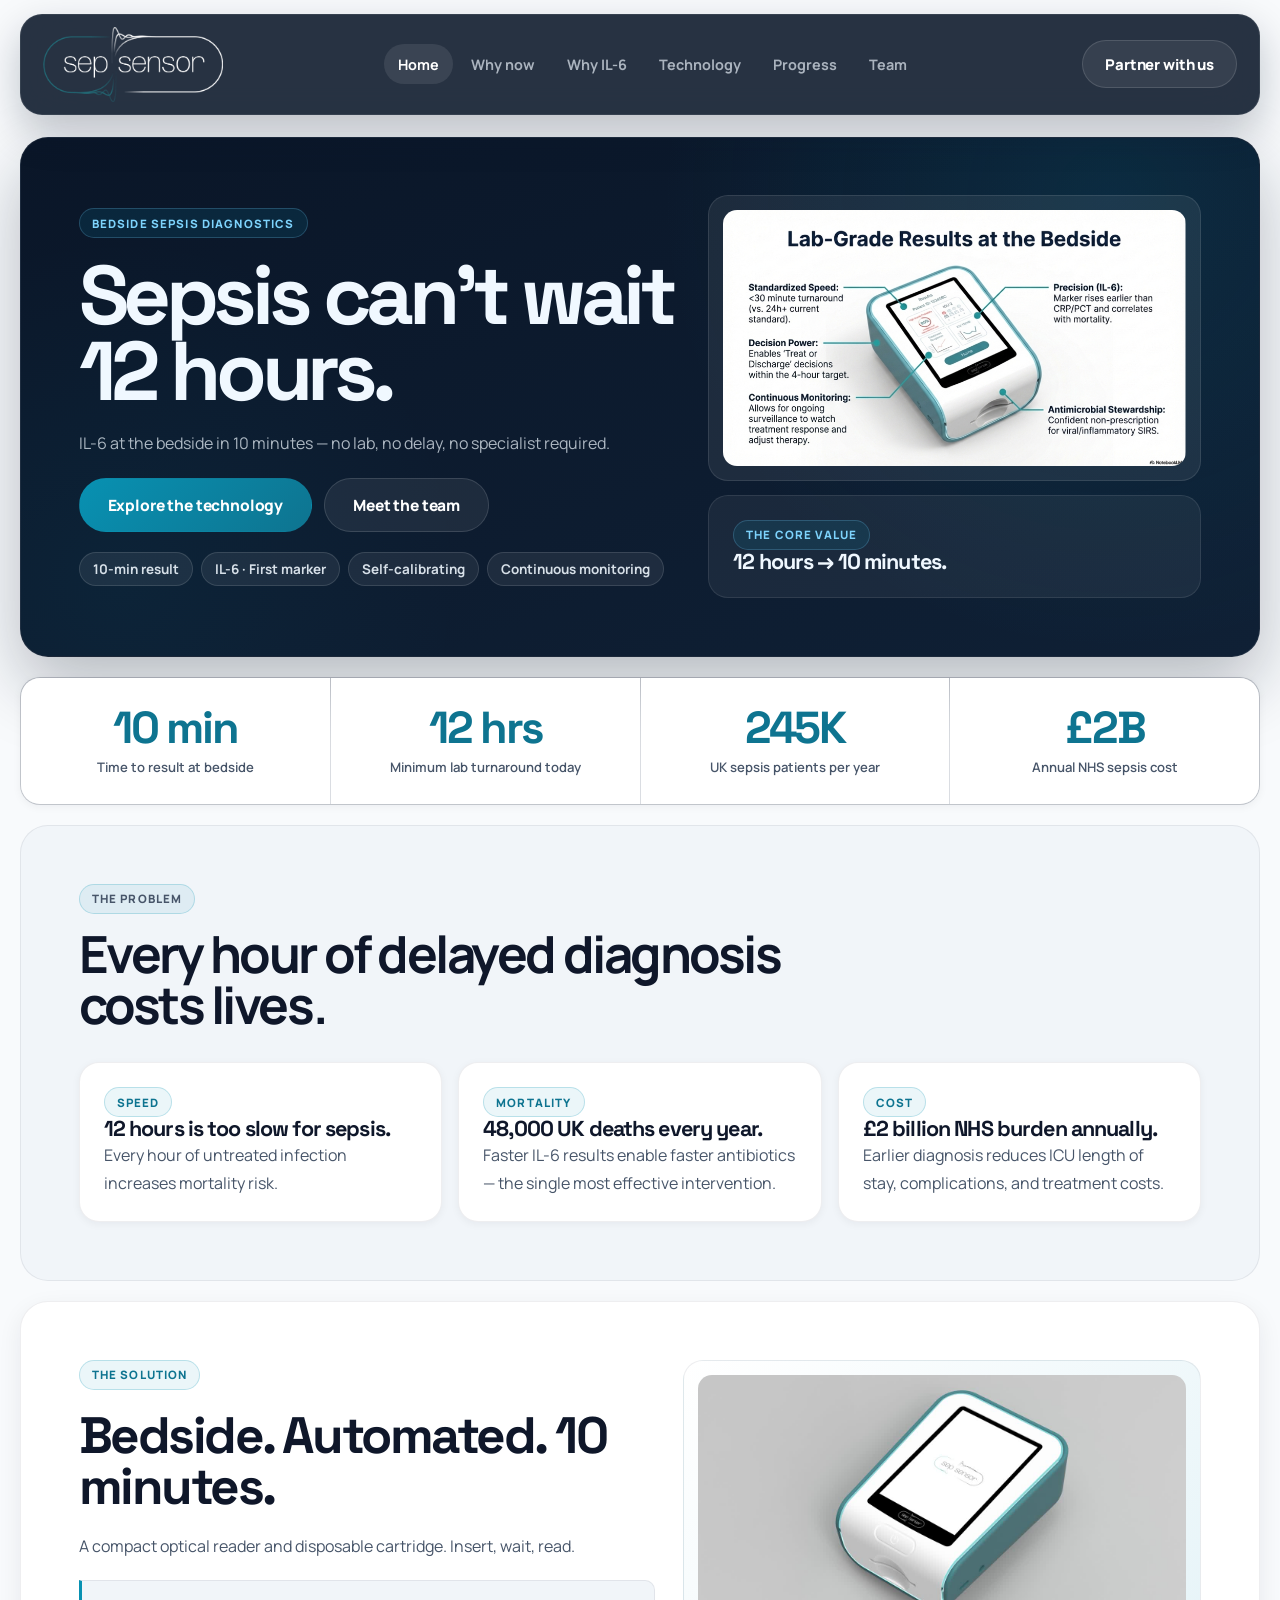
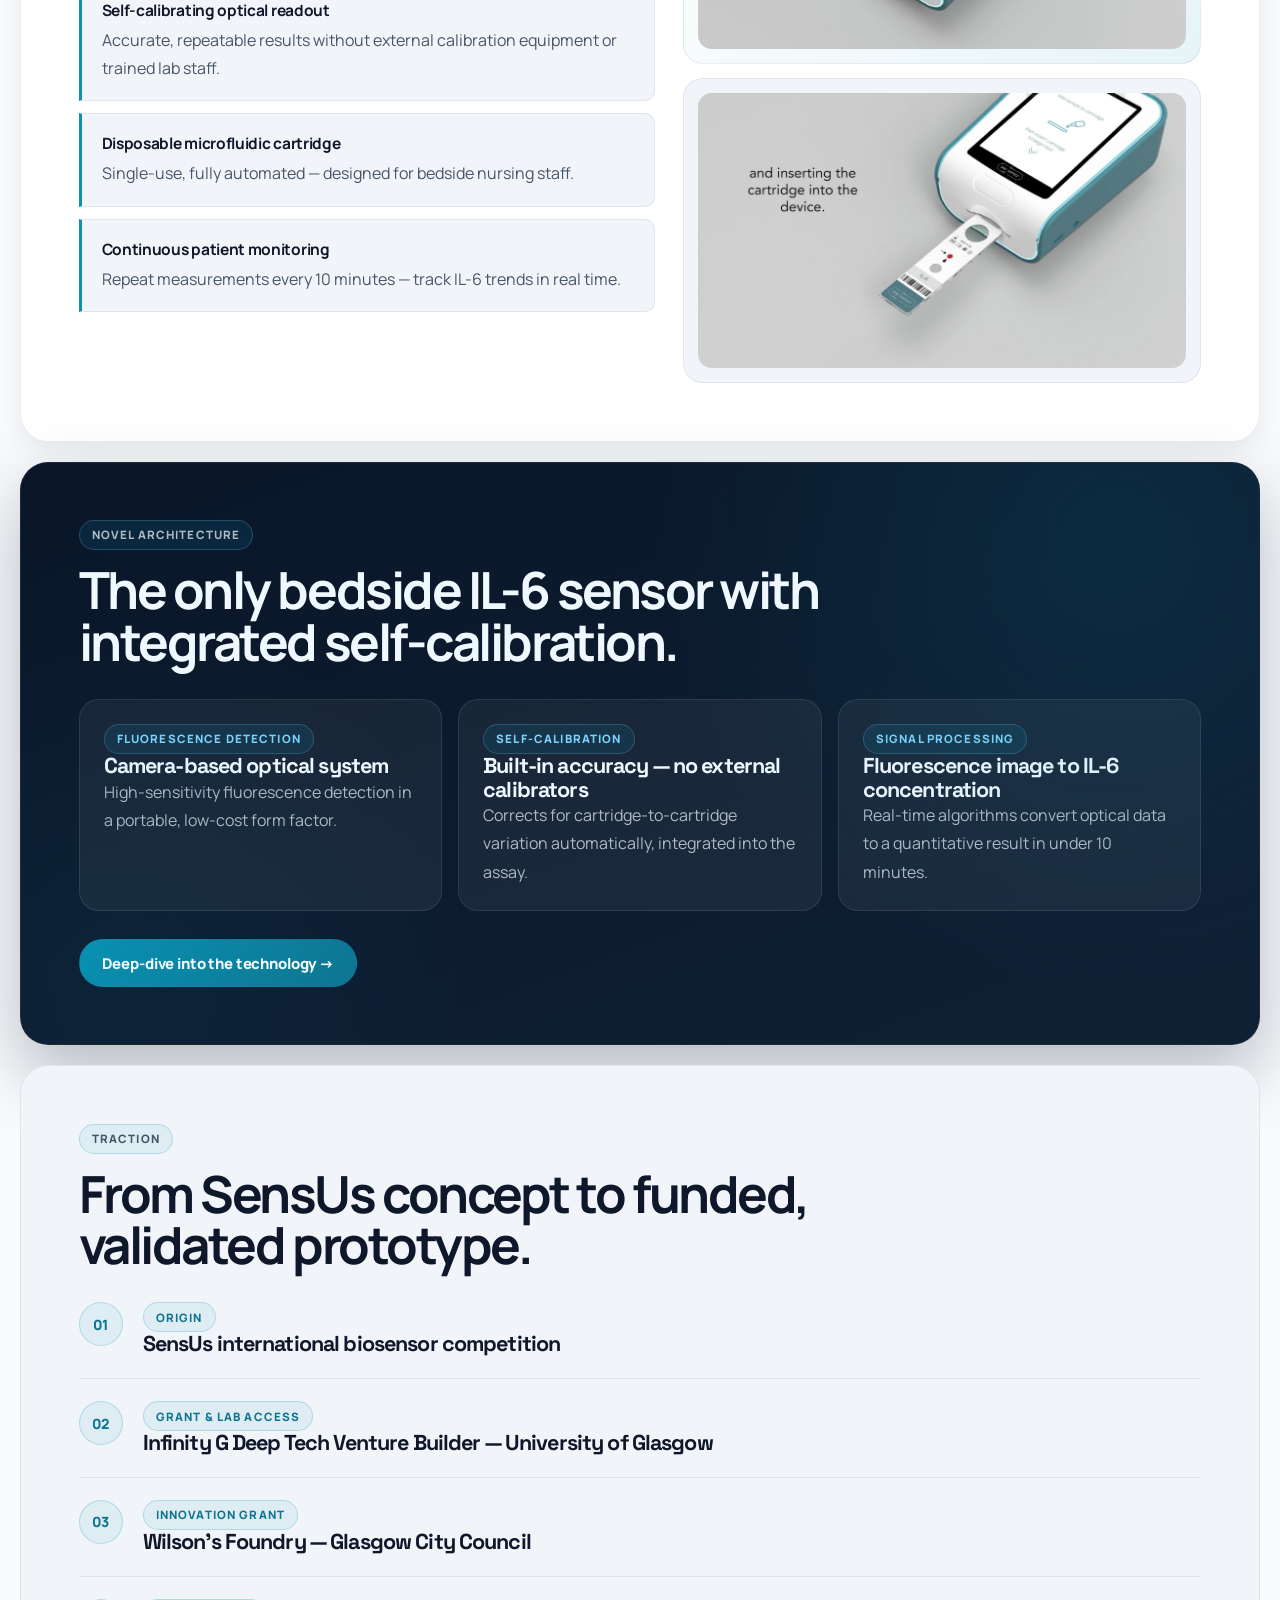
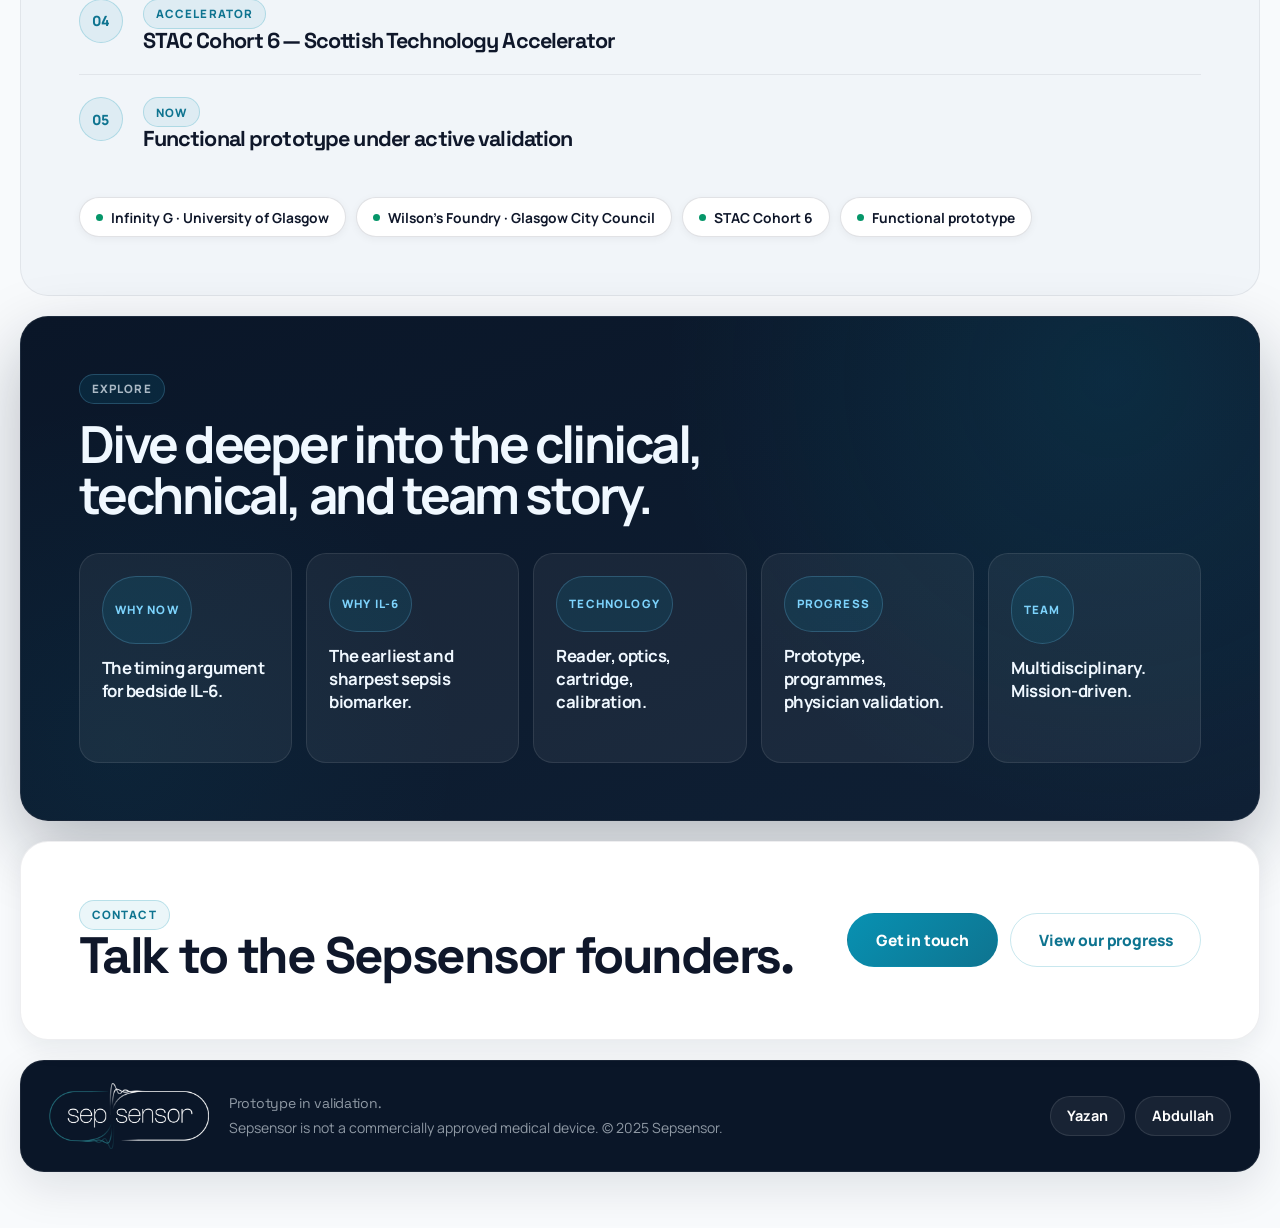
<file: index.html>
<!doctype html>
<html lang="en">
  <head>
    <meta charset="utf-8">
    <meta name="viewport" content="width=device-width, initial-scale=1">
    <title>Sepsensor | Bedside IL-6 Diagnostics in 10 Minutes</title>
    <meta name="description" content="Sepsensor is a self-calibrating bedside biosensor for rapid sepsis detection — measuring IL-6 in human plasma in 10 minutes at the point of care.">
    <meta property="og:title" content="Sepsensor — Bedside sepsis diagnostics">
    <meta property="og:description" content="From 12 hours in the lab to 10 minutes at the bedside.">
    <meta property="og:type" content="website">
    <meta property="og:image" content="assets/bedside-device.png">
    <link rel="icon" href="assets/logo-badge.svg">
    <link rel="preconnect" href="https://fonts.googleapis.com">
    <link rel="preconnect" href="https://fonts.gstatic.com" crossorigin>
    <link href="https://fonts.googleapis.com/css2?family=Manrope:wght@400;500;600;700;800&family=Space+Grotesk:wght@500;700&display=swap" rel="stylesheet">
    <link rel="stylesheet" href="styles.css">
    <script src="script.js" defer></script>
  </head>
  <body>
    <div class="page-shell">

      <header class="site-header">
        <a class="brand" href="index.html" aria-label="Sepsensor home">
          <img src="assets/logo.png" alt="Sepsensor logo">
        </a>
        <nav class="site-nav" aria-label="Primary">
          <a href="index.html">Home</a>
          <a href="why-now.html">Why now</a>
          <a href="il6.html">Why IL-6</a>
          <a href="technology.html">Technology</a>
          <a href="progress.html">Progress</a>
          <a href="team.html">Team</a>
        </nav>
        <a class="button button--ghost" href="mailto:yazanbaseem.001@gmail.com?cc=alfakhrey.abdullah@gmail.com&subject=Sepsensor%20partnership%20enquiry">
          Partner with us
        </a>
      </header>

      <main class="site-main">

        <!-- Hero -->
        <section class="section-frame section-frame--dark">
          <div class="masthead__grid">
            <div class="masthead__copy" data-reveal>
              <p class="eyebrow">Bedside sepsis diagnostics</p>
              <h1 class="display">Sepsis can't wait 12 hours.</h1>
              <p class="lede">IL-6 at the bedside in 10 minutes — no lab, no delay, no specialist required.</p>
              <div class="hero-actions">
                <a class="button button--lg" href="technology.html">Explore the technology</a>
                <a class="button button--ghost button--lg" href="team.html">Meet the team</a>
              </div>
              <div class="status-row">
                <span class="status-chip">10-min result</span>
                <span class="status-chip">IL-6 · First marker</span>
                <span class="status-chip">Self-calibrating</span>
                <span class="status-chip">Continuous monitoring</span>
              </div>
            </div>

            <div class="masthead__visual">
              <figure class="image-panel image-panel--bright" data-reveal style="--delay: 0.06s">
                <img src="assets/bedside-device.png" alt="Sepsensor prototype reader">
              </figure>
              <article class="panel panel--dark" data-reveal style="--delay: 0.11s">
                <span class="label">The core value</span>
                <h3>12 hours → 10 minutes.</h3>
              </article>
            </div>
          </div>
        </section>

        <!-- Stats bar -->
        <div class="stat-grid" data-reveal>
          <div class="stat-item">
            <span class="stat-number">10 min</span>
            <span class="stat-label">Time to result at bedside</span>
          </div>
          <div class="stat-item">
            <span class="stat-number">12 hrs</span>
            <span class="stat-label">Minimum lab turnaround today</span>
          </div>
          <div class="stat-item">
            <span class="stat-number">245K</span>
            <span class="stat-label">UK sepsis patients per year</span>
          </div>
          <div class="stat-item">
            <span class="stat-number">£2B</span>
            <span class="stat-label">Annual NHS sepsis cost</span>
          </div>
        </div>

        <!-- Problem -->
        <section class="section-frame section-frame--muted">
          <div class="section-head" data-reveal>
            <p class="eyebrow">The problem</p>
            <h2>Every hour of delayed diagnosis costs lives.</h2>
          </div>

          <div class="pillar-grid">
            <article class="panel" data-reveal>
              <span class="label">Speed</span>
              <h3>12 hours is too slow for sepsis.</h3>
              <p>Every hour of untreated infection increases mortality risk.</p>
            </article>

            <article class="panel" data-reveal style="--delay: 0.05s">
              <span class="label">Mortality</span>
              <h3>48,000 UK deaths every year.</h3>
              <p>Faster IL-6 results enable faster antibiotics — the single most effective intervention.</p>
            </article>

            <article class="panel" data-reveal style="--delay: 0.1s">
              <span class="label">Cost</span>
              <h3>£2 billion NHS burden annually.</h3>
              <p>Earlier diagnosis reduces ICU length of stay, complications, and treatment costs.</p>
            </article>
          </div>
        </section>

        <!-- Solution -->
        <section class="section-frame">
          <div class="split-layout">
            <div class="split-copy" data-reveal>
              <p class="eyebrow">The solution</p>
              <h2 class="section-title">Bedside. Automated. 10 minutes.</h2>
              <p class="body-copy">A compact optical reader and disposable cartridge. Insert, wait, read.</p>

              <div class="detail-list">
                <article class="detail-item">
                  <strong>Self-calibrating optical readout</strong>
                  <p>Accurate, repeatable results without external calibration equipment or trained lab staff.</p>
                </article>

                <article class="detail-item">
                  <strong>Disposable microfluidic cartridge</strong>
                  <p>Single-use, fully automated — designed for bedside nursing staff.</p>
                </article>

                <article class="detail-item">
                  <strong>Continuous patient monitoring</strong>
                  <p>Repeat measurements every 10 minutes — track IL-6 trends in real time.</p>
                </article>
              </div>
            </div>

            <div class="visual-stack">
              <figure class="image-panel image-panel--bright" data-reveal style="--delay: 0.06s">
                <img src="assets/device-render.jpg" alt="Sepsensor bedside reader device">
              </figure>
              <figure class="image-panel" data-reveal style="--delay: 0.11s">
                <img src="assets/cartridge-insert.png" alt="Disposable cartridge inserted into reader">
              </figure>
            </div>
          </div>
        </section>

        <!-- Technology teaser -->
        <section class="section-frame section-frame--dark">
          <div class="section-head" data-reveal>
            <p class="eyebrow">Novel architecture</p>
            <h2>The only bedside IL-6 sensor with integrated self-calibration.</h2>
          </div>

          <div class="pillar-grid">
            <article class="panel panel--dark" data-reveal>
              <span class="label">Fluorescence detection</span>
              <h3>Camera-based optical system</h3>
              <p>High-sensitivity fluorescence detection in a portable, low-cost form factor.</p>
            </article>

            <article class="panel panel--dark" data-reveal style="--delay: 0.05s">
              <span class="label">Self-calibration</span>
              <h3>Built-in accuracy — no external calibrators</h3>
              <p>Corrects for cartridge-to-cartridge variation automatically, integrated into the assay.</p>
            </article>

            <article class="panel panel--dark" data-reveal style="--delay: 0.1s">
              <span class="label">Signal processing</span>
              <h3>Fluorescence image to IL-6 concentration</h3>
              <p>Real-time algorithms convert optical data to a quantitative result in under 10 minutes.</p>
            </article>
          </div>

          <div style="margin-top: 28px" data-reveal>
            <a class="button" href="technology.html">Deep-dive into the technology →</a>
          </div>
        </section>

        <!-- Traction -->
        <section class="section-frame section-frame--muted">
          <div class="section-head" data-reveal>
            <p class="eyebrow">Traction</p>
            <h2>From SensUs concept to funded, validated prototype.</h2>
          </div>

          <div class="timeline" data-reveal>
            <article class="timeline-item">
              <div class="timeline-index">01</div>
              <div>
                <span class="label">Origin</span>
                <h3>SensUs international biosensor competition</h3>
              </div>
            </article>

            <article class="timeline-item">
              <div class="timeline-index">02</div>
              <div>
                <span class="label">Grant &amp; lab access</span>
                <h3>Infinity G Deep Tech Venture Builder — University of Glasgow</h3>
              </div>
            </article>

            <article class="timeline-item">
              <div class="timeline-index">03</div>
              <div>
                <span class="label">Innovation grant</span>
                <h3>Wilson's Foundry — Glasgow City Council</h3>
              </div>
            </article>

            <article class="timeline-item">
              <div class="timeline-index">04</div>
              <div>
                <span class="label">Accelerator</span>
                <h3>STAC Cohort 6 — Scottish Technology Accelerator</h3>
              </div>
            </article>

            <article class="timeline-item">
              <div class="timeline-index">05</div>
              <div>
                <span class="label">Now</span>
                <h3>Functional prototype under active validation</h3>
              </div>
            </article>
          </div>

          <div style="margin-top: 24px" data-reveal>
            <div class="traction-row">
              <span class="traction-badge"><span class="traction-badge--dot"></span>Infinity G · University of Glasgow</span>
              <span class="traction-badge"><span class="traction-badge--dot"></span>Wilson's Foundry · Glasgow City Council</span>
              <span class="traction-badge"><span class="traction-badge--dot"></span>STAC Cohort 6</span>
              <span class="traction-badge"><span class="traction-badge--dot"></span>Functional prototype</span>
            </div>
          </div>
        </section>

        <!-- Page navigation -->
        <section class="section-frame section-frame--dark">
          <div class="section-head" data-reveal>
            <p class="eyebrow">Explore</p>
            <h2>Dive deeper into the clinical, technical, and team story.</h2>
          </div>

          <div class="page-links">
            <a class="link-card link-card--dark" href="why-now.html" data-reveal>
              <span class="label">Why now</span>
              <strong>The timing argument for bedside IL-6.</strong>
            </a>
            <a class="link-card link-card--dark" href="il6.html" data-reveal style="--delay: 0.03s">
              <span class="label">Why IL-6</span>
              <strong>The earliest and sharpest sepsis biomarker.</strong>
            </a>
            <a class="link-card link-card--dark" href="technology.html" data-reveal style="--delay: 0.06s">
              <span class="label">Technology</span>
              <strong>Reader, optics, cartridge, calibration.</strong>
            </a>
            <a class="link-card link-card--dark" href="progress.html" data-reveal style="--delay: 0.09s">
              <span class="label">Progress</span>
              <strong>Prototype, programmes, physician validation.</strong>
            </a>
            <a class="link-card link-card--dark" href="team.html" data-reveal style="--delay: 0.12s">
              <span class="label">Team</span>
              <strong>Multidisciplinary. Mission-driven.</strong>
            </a>
          </div>
        </section>

        <!-- Contact CTA -->
        <section class="section-frame">
          <div class="contact-strip">
            <div data-reveal>
              <p class="eyebrow">Contact</p>
              <h2 class="section-title">Talk to the Sepsensor founders.</h2>
            </div>
            <div class="contact-actions" data-reveal style="--delay: 0.05s">
              <a class="button button--lg" href="mailto:yazanbaseem.001@gmail.com?cc=alfakhrey.abdullah@gmail.com&subject=Sepsensor%20enquiry">Get in touch</a>
              <a class="button button--outline button--lg" href="progress.html">View our progress</a>
            </div>
          </div>
        </section>

      </main>

      <footer class="site-footer">
        <img src="assets/logo.png" alt="Sepsensor logo">
        <div>
          <p class="site-footer__title">Prototype in validation.</p>
          <p>Sepsensor is not a commercially approved medical device. &copy; 2025 Sepsensor.</p>
        </div>
        <div class="footer-links">
          <a href="mailto:yazanbaseem.001@gmail.com">Yazan</a>
          <a href="mailto:alfakhrey.abdullah@gmail.com">Abdullah</a>
        </div>
      </footer>

    </div>
  </body>
</html>
</file>
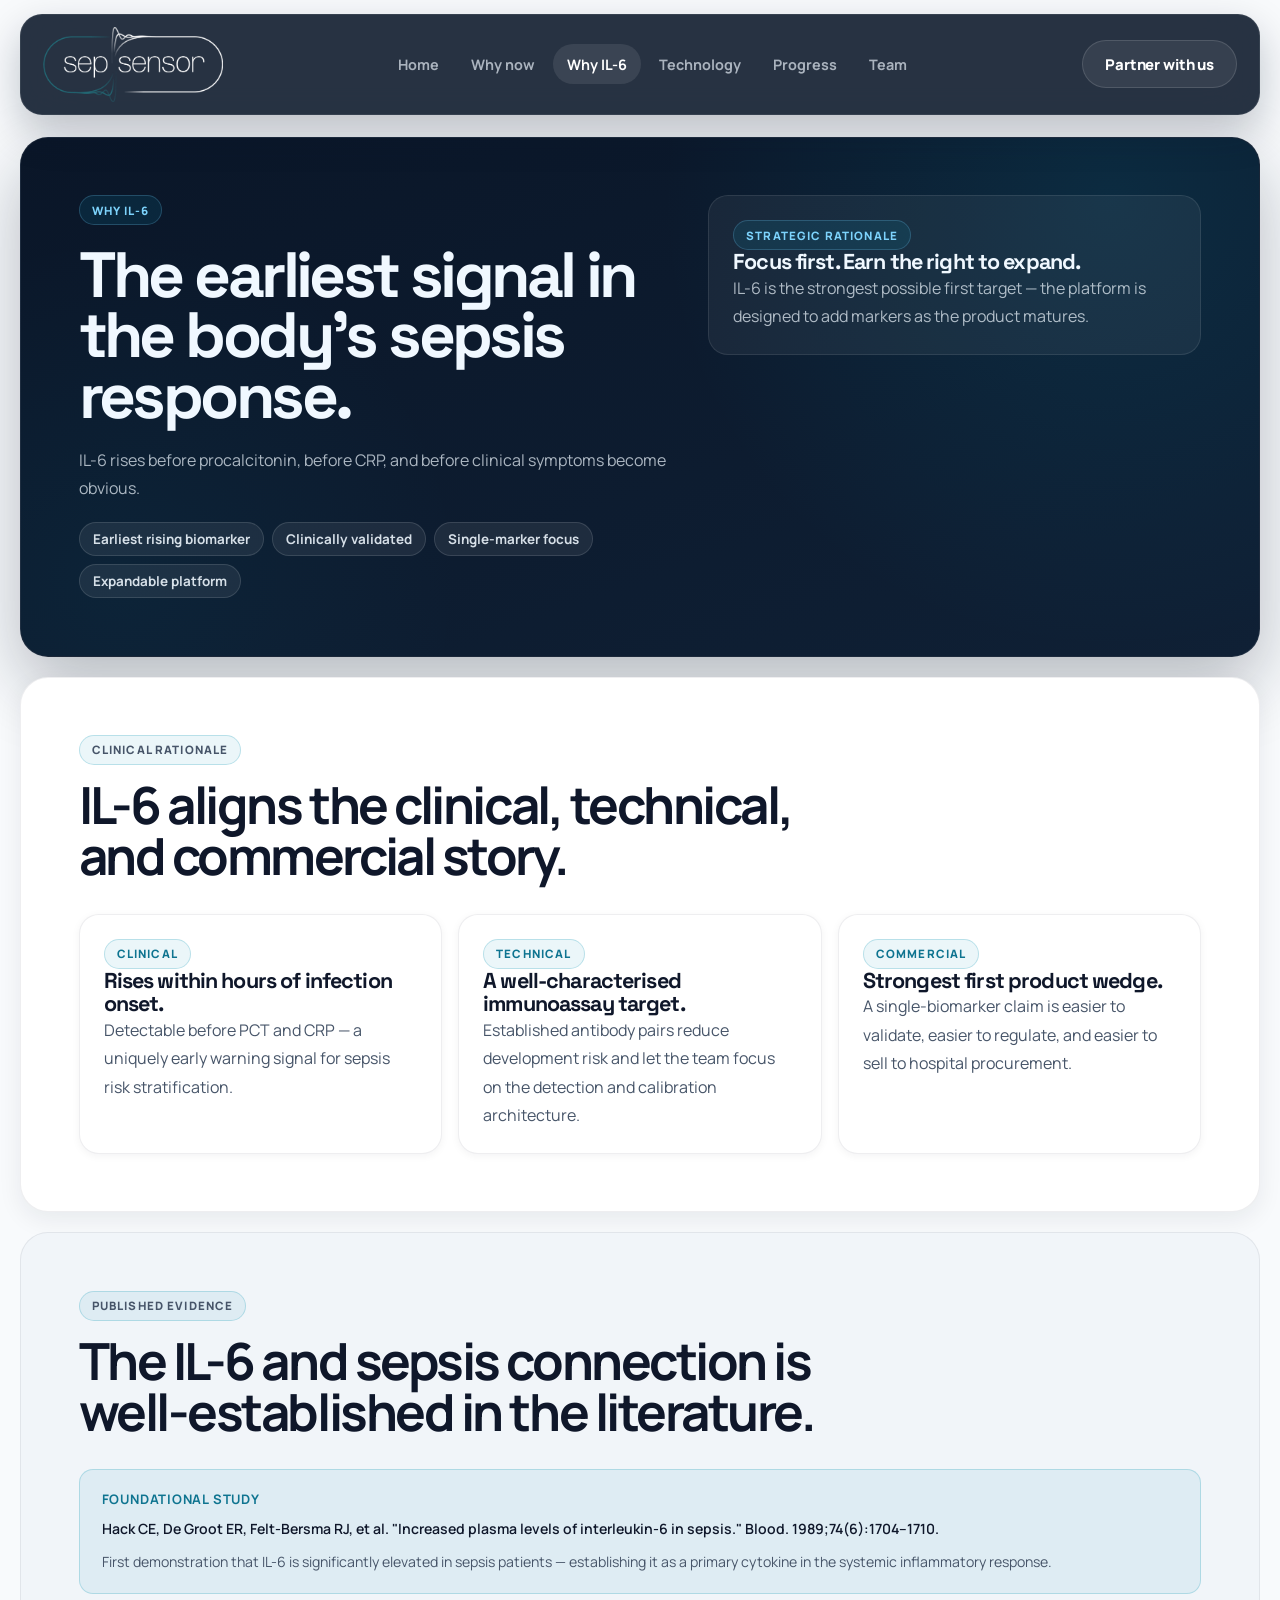
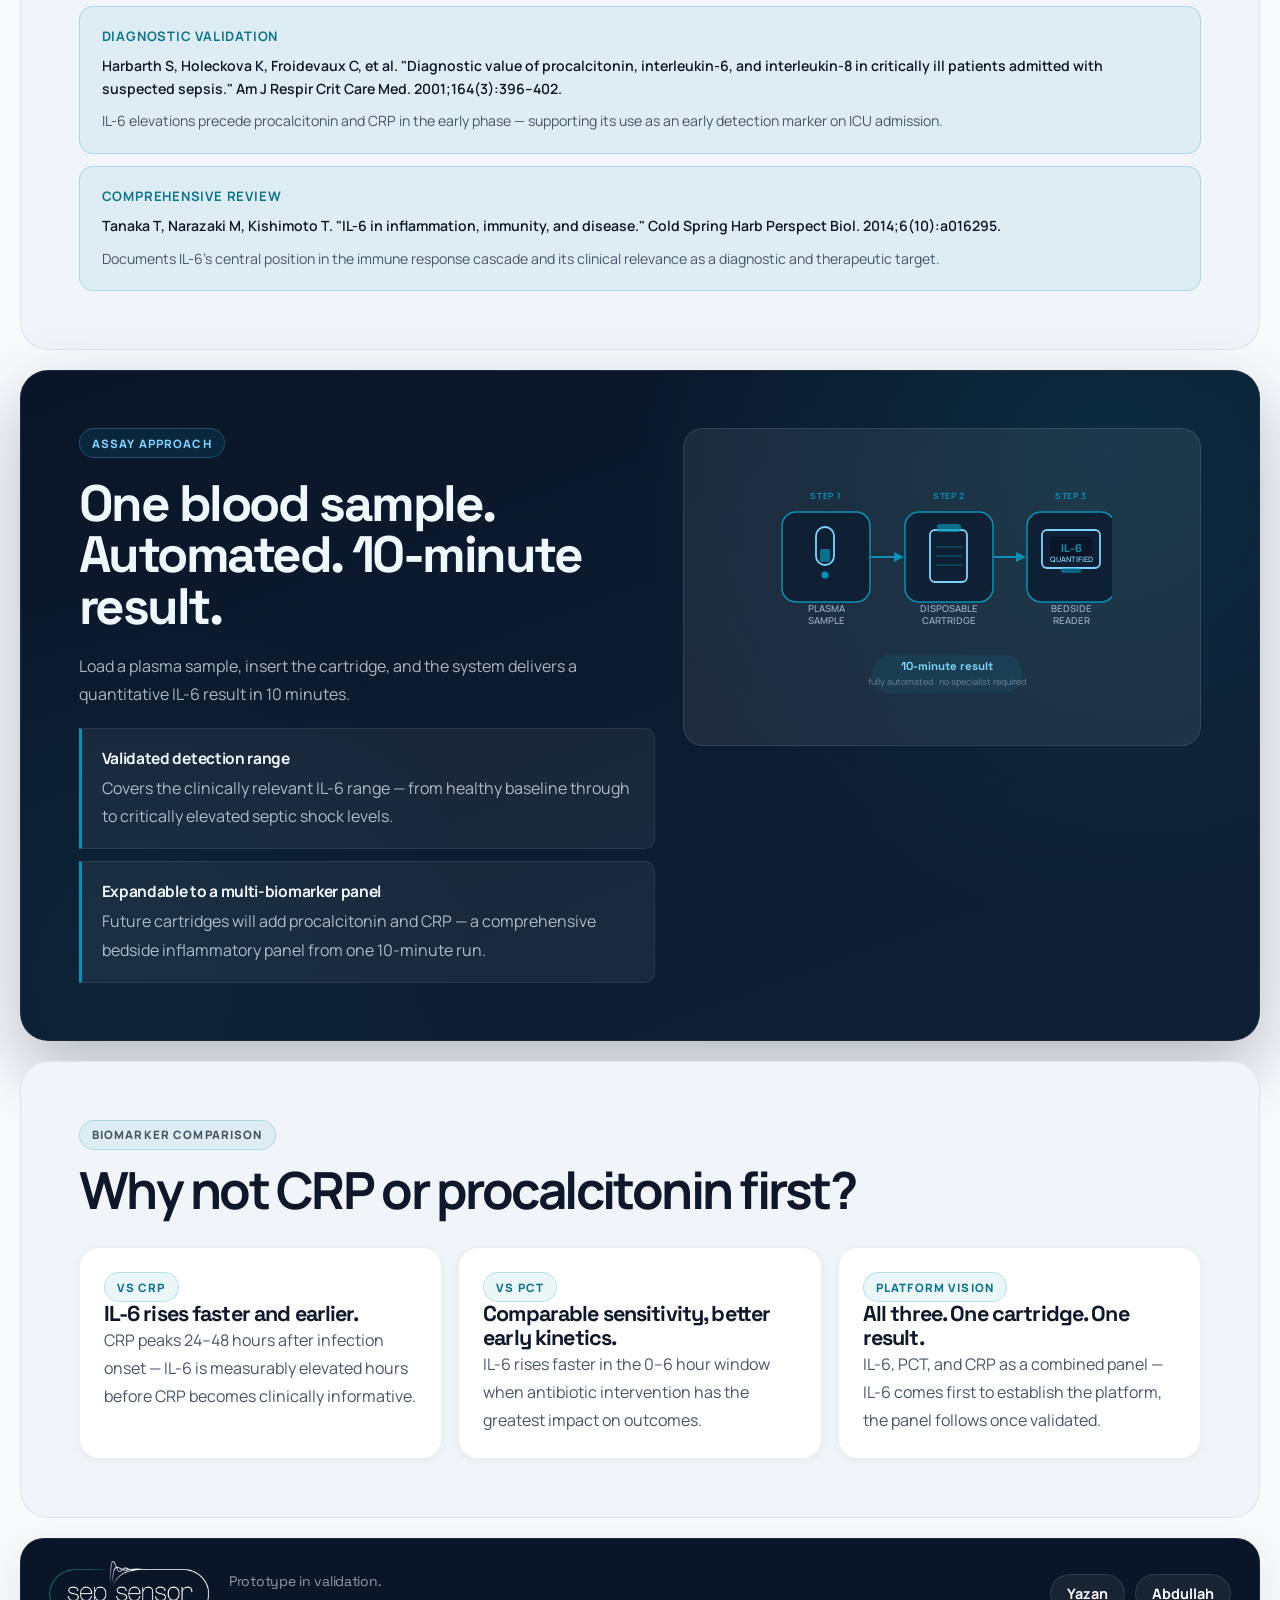
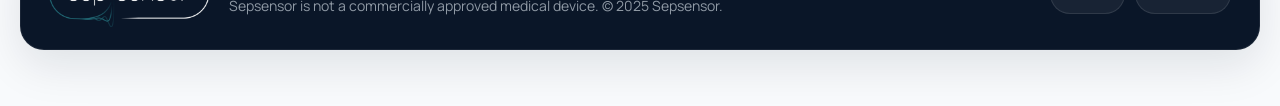
<file: il6.html>
<!doctype html>
<html lang="en">
  <head>
    <meta charset="utf-8">
    <meta name="viewport" content="width=device-width, initial-scale=1">
    <title>Sepsensor | Why IL-6 — The Ideal First Sepsis Biomarker</title>
    <meta name="description" content="IL-6 is the earliest rising sepsis biomarker — clinically validated and the ideal strategic starting point for Sepsensor's bedside platform.">
    <meta property="og:title" content="Sepsensor | Why IL-6">
    <meta property="og:description" content="IL-6 rises earliest, signals most broadly, and provides the sharpest first product wedge for bedside sepsis detection.">
    <meta property="og:type" content="website">
    <meta property="og:image" content="assets/cartridge-render.jpg">
    <link rel="icon" href="assets/logo-badge.svg">
    <link rel="preconnect" href="https://fonts.googleapis.com">
    <link rel="preconnect" href="https://fonts.gstatic.com" crossorigin>
    <link href="https://fonts.googleapis.com/css2?family=Manrope:wght@400;500;600;700;800&family=Space+Grotesk:wght@500;700&display=swap" rel="stylesheet">
    <link rel="stylesheet" href="styles.css">
    <style>
      .citation-box { display: grid; gap: 10px; padding: 20px 22px; border-radius: var(--radius-lg); background: var(--accent-bg); border: 1px solid var(--accent-border); }
      .citation-box p { font-size: 0.88rem; color: var(--ink-soft); line-height: 1.6; }
      .citation-box strong { font-size: 0.82rem; color: var(--accent-strong); text-transform: uppercase; letter-spacing: 0.06em; }
      .citation-box cite { font-style: normal; font-weight: 600; color: var(--ink); }
    </style>
    <script src="script.js" defer></script>
  </head>
  <body>
    <div class="page-shell">

      <header class="site-header">
        <a class="brand" href="index.html" aria-label="Sepsensor home">
          <img src="assets/logo.png" alt="Sepsensor logo">
        </a>
        <nav class="site-nav" aria-label="Primary">
          <a href="index.html">Home</a>
          <a href="why-now.html">Why now</a>
          <a href="il6.html">Why IL-6</a>
          <a href="technology.html">Technology</a>
          <a href="progress.html">Progress</a>
          <a href="team.html">Team</a>
        </nav>
        <a class="button button--ghost" href="mailto:yazanbaseem.001@gmail.com?cc=alfakhrey.abdullah@gmail.com&subject=Sepsensor%20partnership%20enquiry">
          Partner with us
        </a>
      </header>

      <main class="site-main">

        <!-- Page hero -->
        <section class="section-frame section-frame--dark">
          <div class="page-intro__grid">
            <div class="page-intro__copy" data-reveal>
              <p class="eyebrow">Why IL-6</p>
              <h1 class="display display--page">The earliest signal in the body's sepsis response.</h1>
              <p class="lede">IL-6 rises before procalcitonin, before CRP, and before clinical symptoms become obvious.</p>
              <div class="status-row">
                <span class="status-chip">Earliest rising biomarker</span>
                <span class="status-chip">Clinically validated</span>
                <span class="status-chip">Single-marker focus</span>
                <span class="status-chip">Expandable platform</span>
              </div>
            </div>

            <div class="page-intro__aside">
              <article class="panel panel--dark" data-reveal style="--delay: 0.05s">
                <span class="label">Strategic rationale</span>
                <h3>Focus first. Earn the right to expand.</h3>
                <p>IL-6 is the strongest possible first target — the platform is designed to add markers as the product matures.</p>
              </article>
            </div>
          </div>
        </section>

        <!-- Why IL-6 clinically -->
        <section class="section-frame">
          <div class="section-head" data-reveal>
            <p class="eyebrow">Clinical rationale</p>
            <h2>IL-6 aligns the clinical, technical, and commercial story.</h2>
          </div>

          <div class="pillar-grid">
            <article class="panel" data-reveal>
              <span class="label">Clinical</span>
              <h3>Rises within hours of infection onset.</h3>
              <p>Detectable before PCT and CRP — a uniquely early warning signal for sepsis risk stratification.</p>
            </article>

            <article class="panel" data-reveal style="--delay: 0.05s">
              <span class="label">Technical</span>
              <h3>A well-characterised immunoassay target.</h3>
              <p>Established antibody pairs reduce development risk and let the team focus on the detection and calibration architecture.</p>
            </article>

            <article class="panel" data-reveal style="--delay: 0.1s">
              <span class="label">Commercial</span>
              <h3>Strongest first product wedge.</h3>
              <p>A single-biomarker claim is easier to validate, easier to regulate, and easier to sell to hospital procurement.</p>
            </article>
          </div>
        </section>

        <!-- Research evidence -->
        <section class="section-frame section-frame--muted">
          <div class="section-head" data-reveal>
            <p class="eyebrow">Published evidence</p>
            <h2>The IL-6 and sepsis connection is well-established in the literature.</h2>
          </div>

          <div class="detail-list" data-reveal>
            <div class="citation-box">
              <strong>Foundational study</strong>
              <p><cite>Hack CE, De Groot ER, Felt-Bersma RJ, et al. "Increased plasma levels of interleukin-6 in sepsis." Blood. 1989;74(6):1704–1710.</cite></p>
              <p>First demonstration that IL-6 is significantly elevated in sepsis patients — establishing it as a primary cytokine in the systemic inflammatory response.</p>
            </div>

            <div class="citation-box">
              <strong>Diagnostic validation</strong>
              <p><cite>Harbarth S, Holeckova K, Froidevaux C, et al. "Diagnostic value of procalcitonin, interleukin-6, and interleukin-8 in critically ill patients admitted with suspected sepsis." Am J Respir Crit Care Med. 2001;164(3):396–402.</cite></p>
              <p>IL-6 elevations precede procalcitonin and CRP in the early phase — supporting its use as an early detection marker on ICU admission.</p>
            </div>

            <div class="citation-box">
              <strong>Comprehensive review</strong>
              <p><cite>Tanaka T, Narazaki M, Kishimoto T. "IL-6 in inflammation, immunity, and disease." Cold Spring Harb Perspect Biol. 2014;6(10):a016295.</cite></p>
              <p>Documents IL-6's central position in the immune response cascade and its clinical relevance as a diagnostic and therapeutic target.</p>
            </div>
          </div>
        </section>

        <!-- Assay workflow -->
        <section class="section-frame section-frame--dark">
          <div class="split-layout">
            <div class="split-copy" data-reveal>
              <p class="eyebrow">Assay approach</p>
              <h2 class="section-title">One blood sample. Automated. 10-minute result.</h2>
              <p class="body-copy">Load a plasma sample, insert the cartridge, and the system delivers a quantitative IL-6 result in 10 minutes.</p>

              <div class="detail-list">
                <article class="detail-item">
                  <strong>Validated detection range</strong>
                  <p>Covers the clinically relevant IL-6 range — from healthy baseline through to critically elevated septic shock levels.</p>
                </article>

                <article class="detail-item">
                  <strong>Expandable to a multi-biomarker panel</strong>
                  <p>Future cartridges will add procalcitonin and CRP — a comprehensive bedside inflammatory panel from one 10-minute run.</p>
                </article>
              </div>
            </div>

            <div class="visual-stack">
              <figure class="image-panel image-panel--bright" data-reveal style="--delay: 0.05s; padding: 28px 20px;">
                <!-- High-level clinical workflow diagram -->
                <svg viewBox="0 0 340 260" fill="none" xmlns="http://www.w3.org/2000/svg" aria-label="Three-step Sepsensor clinical workflow" style="width:100%;max-width:340px;display:block;margin:0 auto;">
                  <rect x="10" y="55" width="88" height="90" rx="14" fill="#0f2035" stroke="#0891b2" stroke-width="1.5"/>
                  <rect x="44" y="70" width="18" height="38" rx="9" fill="none" stroke="#7dd3fc" stroke-width="1.8"/>
                  <rect x="48" y="92" width="10" height="13" rx="2" fill="#0891b2" opacity="0.7"/>
                  <circle cx="53" cy="118" r="3.5" fill="#0891b2"/>
                  <text x="54" y="155" text-anchor="middle" fill="#94a3b8" font-family="Manrope,sans-serif" font-size="9.5" font-weight="600">PLASMA</text>
                  <text x="54" y="167" text-anchor="middle" fill="#94a3b8" font-family="Manrope,sans-serif" font-size="9.5" font-weight="600">SAMPLE</text>
                  <line x1="100" y1="100" x2="122" y2="100" stroke="#0891b2" stroke-width="2" stroke-linecap="round"/>
                  <polygon points="122,95 132,100 122,105" fill="#0891b2"/>
                  <rect x="133" y="55" width="88" height="90" rx="14" fill="#0f2035" stroke="#0891b2" stroke-width="1.5"/>
                  <rect x="158" y="73" width="37" height="52" rx="5" fill="none" stroke="#7dd3fc" stroke-width="1.8"/>
                  <rect x="165" y="67" width="24" height="8" rx="3" fill="#0891b2" opacity="0.7"/>
                  <line x1="164" y1="90" x2="190" y2="90" stroke="#0891b2" stroke-width="1.2" opacity="0.5"/>
                  <line x1="164" y1="99" x2="190" y2="99" stroke="#0891b2" stroke-width="1.2" opacity="0.5"/>
                  <line x1="164" y1="108" x2="190" y2="108" stroke="#0891b2" stroke-width="1.2" opacity="0.5"/>
                  <text x="177" y="155" text-anchor="middle" fill="#94a3b8" font-family="Manrope,sans-serif" font-size="9.5" font-weight="600">DISPOSABLE</text>
                  <text x="177" y="167" text-anchor="middle" fill="#94a3b8" font-family="Manrope,sans-serif" font-size="9.5" font-weight="600">CARTRIDGE</text>
                  <line x1="222" y1="100" x2="244" y2="100" stroke="#0891b2" stroke-width="2" stroke-linecap="round"/>
                  <polygon points="244,95 254,100 244,105" fill="#0891b2"/>
                  <rect x="255" y="55" width="88" height="90" rx="14" fill="#0f2035" stroke="#0891b2" stroke-width="1.5"/>
                  <rect x="270" y="73" width="58" height="38" rx="5" fill="none" stroke="#7dd3fc" stroke-width="1.8"/>
                  <rect x="278" y="80" width="42" height="24" rx="3" fill="#0a1628"/>
                  <text x="299" y="95" text-anchor="middle" fill="#0891b2" font-family="'Space Grotesk',sans-serif" font-size="11" font-weight="700">IL-6</text>
                  <text x="299" y="105" text-anchor="middle" fill="#7dd3fc" font-family="Manrope,sans-serif" font-size="7.5" font-weight="600">QUANTIFIED</text>
                  <rect x="289" y="111" width="20" height="5" rx="2.5" fill="#0891b2" opacity="0.6"/>
                  <text x="299" y="155" text-anchor="middle" fill="#94a3b8" font-family="Manrope,sans-serif" font-size="9.5" font-weight="600">BEDSIDE</text>
                  <text x="299" y="167" text-anchor="middle" fill="#94a3b8" font-family="Manrope,sans-serif" font-size="9.5" font-weight="600">READER</text>
                  <text x="54" y="42" text-anchor="middle" fill="#0891b2" font-family="Manrope,sans-serif" font-size="8.5" font-weight="700" letter-spacing="0.08em">STEP 1</text>
                  <text x="177" y="42" text-anchor="middle" fill="#0891b2" font-family="Manrope,sans-serif" font-size="8.5" font-weight="700" letter-spacing="0.08em">STEP 2</text>
                  <text x="299" y="42" text-anchor="middle" fill="#0891b2" font-family="Manrope,sans-serif" font-size="8.5" font-weight="700" letter-spacing="0.08em">STEP 3</text>
                  <rect x="100" y="198" width="150" height="38" rx="19" fill="#0891b2" opacity="0.12" stroke="#0891b2" stroke-width="1.2"/>
                  <text x="175" y="213" text-anchor="middle" fill="#7dd3fc" font-family="'Space Grotesk',sans-serif" font-size="11.5" font-weight="700">10-minute result</text>
                  <text x="175" y="228" text-anchor="middle" fill="#64748b" font-family="Manrope,sans-serif" font-size="9" font-weight="500">fully automated · no specialist required</text>
                </svg>
              </figure>
            </div>
          </div>
        </section>

        <!-- IL-6 vs alternatives -->
        <section class="section-frame section-frame--muted">
          <div class="section-head" data-reveal>
            <p class="eyebrow">Biomarker comparison</p>
            <h2>Why not CRP or procalcitonin first?</h2>
          </div>

          <div class="pillar-grid">
            <article class="panel" data-reveal>
              <span class="label">vs CRP</span>
              <h3>IL-6 rises faster and earlier.</h3>
              <p>CRP peaks 24–48 hours after infection onset — IL-6 is measurably elevated hours before CRP becomes clinically informative.</p>
            </article>

            <article class="panel" data-reveal style="--delay: 0.05s">
              <span class="label">vs PCT</span>
              <h3>Comparable sensitivity, better early kinetics.</h3>
              <p>IL-6 rises faster in the 0–6 hour window when antibiotic intervention has the greatest impact on outcomes.</p>
            </article>

            <article class="panel" data-reveal style="--delay: 0.1s">
              <span class="label">Platform vision</span>
              <h3>All three. One cartridge. One result.</h3>
              <p>IL-6, PCT, and CRP as a combined panel — IL-6 comes first to establish the platform, the panel follows once validated.</p>
            </article>
          </div>
        </section>

      </main>

      <footer class="site-footer">
        <img src="assets/logo.png" alt="Sepsensor logo">
        <div>
          <p class="site-footer__title">Prototype in validation.</p>
          <p>Sepsensor is not a commercially approved medical device. &copy; 2025 Sepsensor.</p>
        </div>
        <div class="footer-links">
          <a href="mailto:yazanbaseem.001@gmail.com">Yazan</a>
          <a href="mailto:alfakhrey.abdullah@gmail.com">Abdullah</a>
        </div>
      </footer>

    </div>
  </body>
</html>
</file>
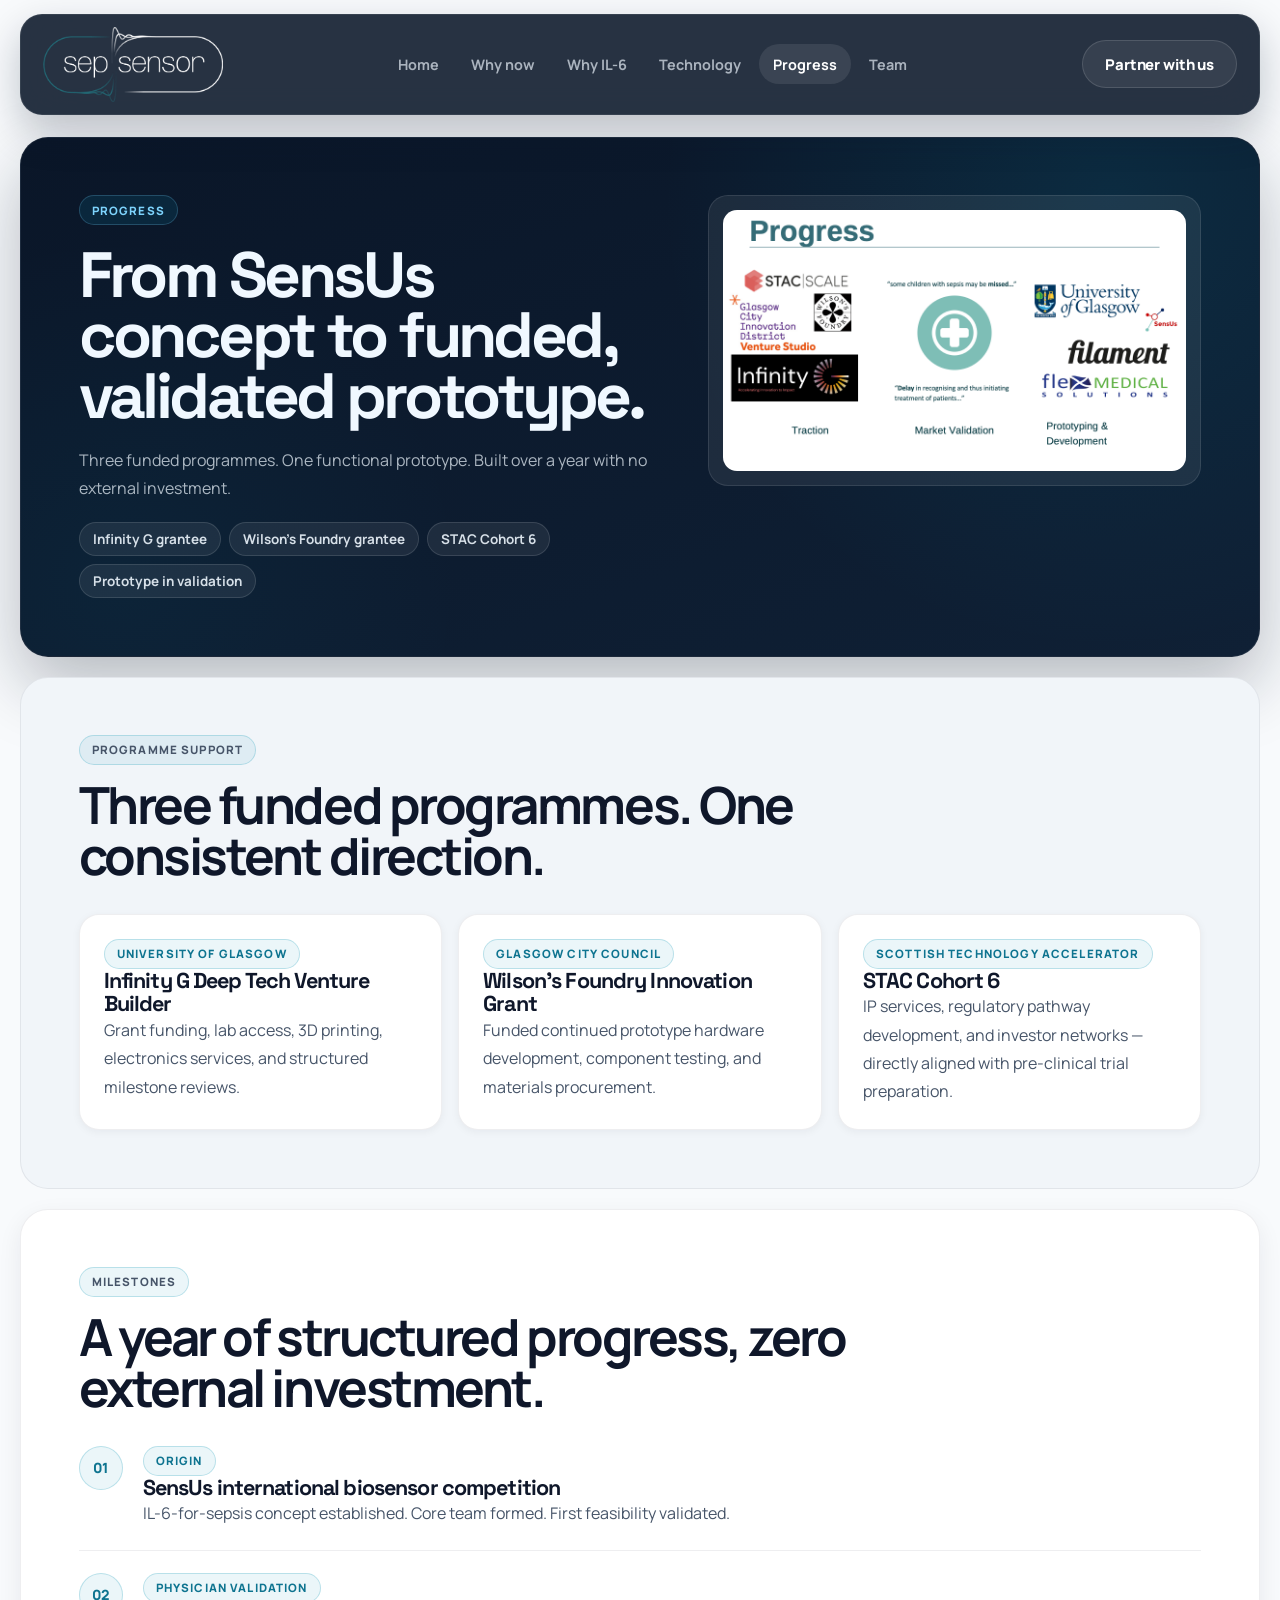
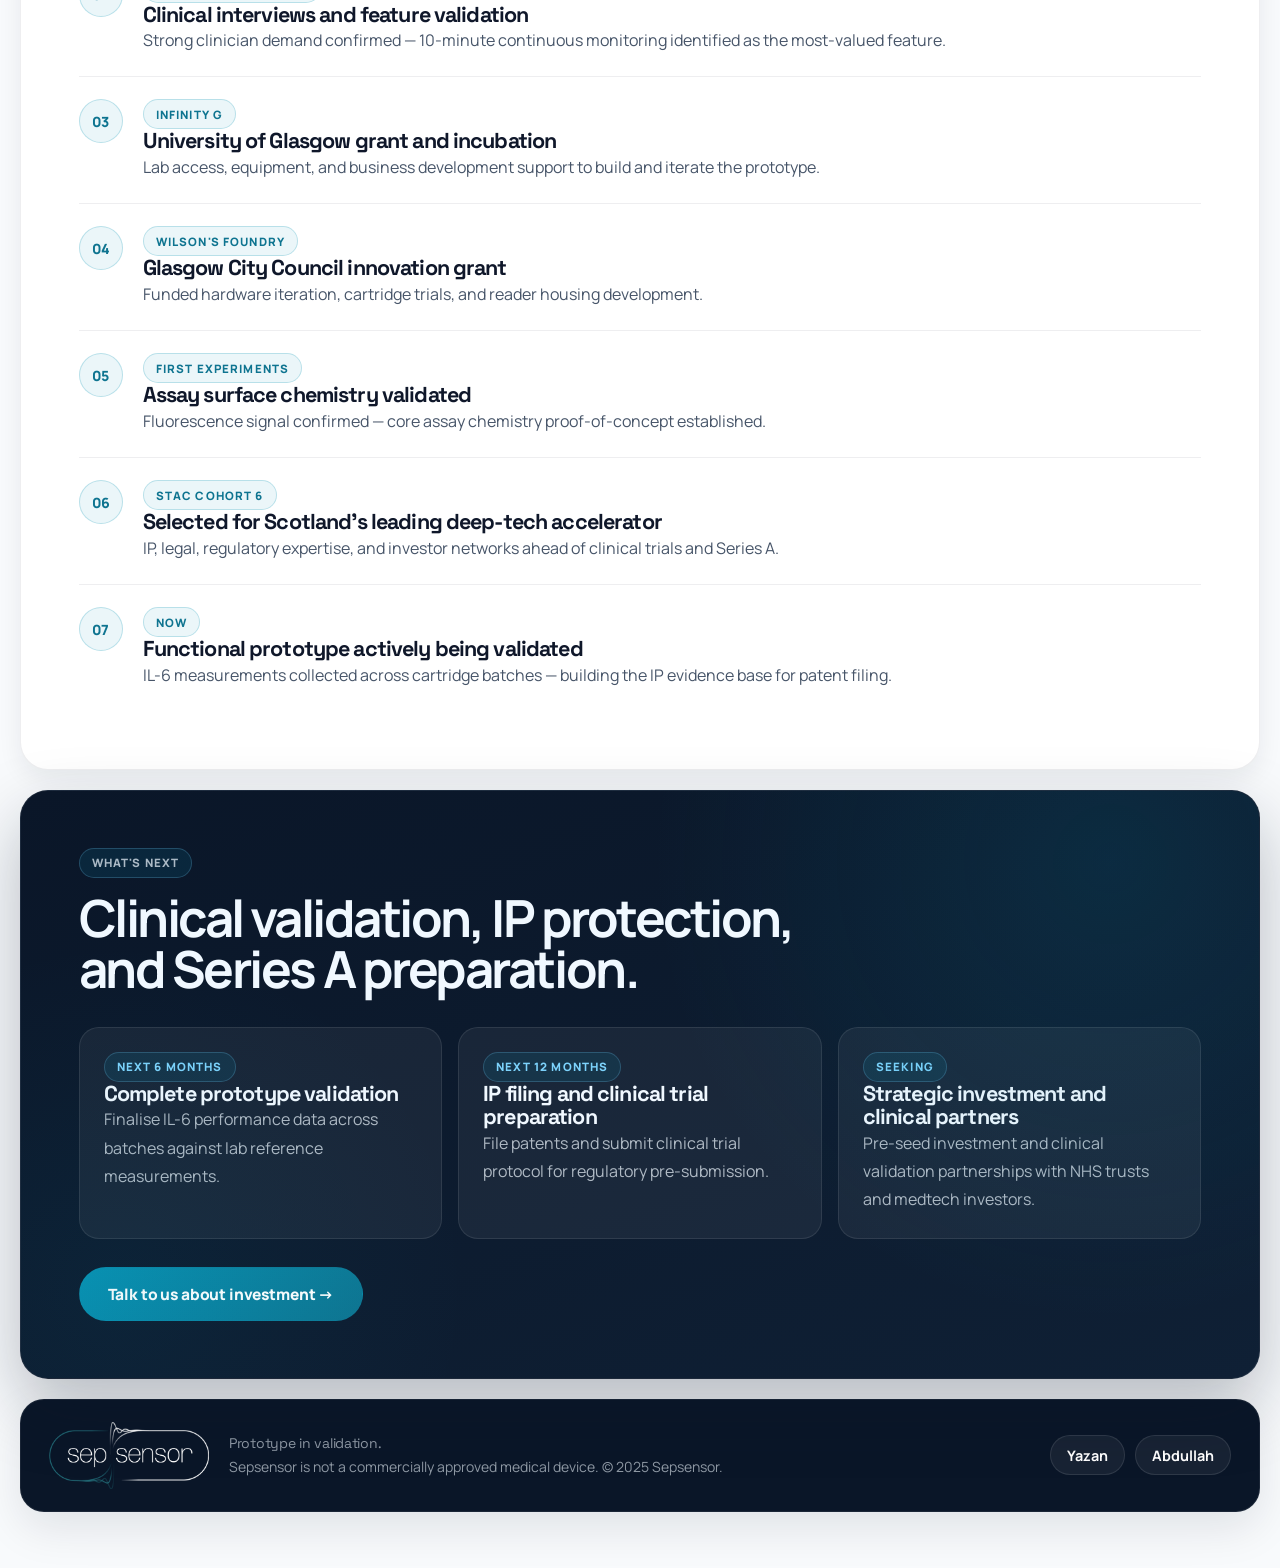
<file: progress.html>
<!doctype html>
<html lang="en">
  <head>
    <meta charset="utf-8">
    <meta name="viewport" content="width=device-width, initial-scale=1">
    <title>Sepsensor | Progress — Traction, Validation &amp; Milestones</title>
    <meta name="description" content="Sepsensor's progress from SensUs competition to funded prototype — Infinity G, Wilson's Foundry, STAC Cohort 6, and active validation.">
    <meta property="og:title" content="Sepsensor | Progress">
    <meta property="og:description" content="From university competition to funded deep-tech prototype.">
    <meta property="og:type" content="website">
    <meta property="og:image" content="assets/progress-slide.png">
    <link rel="icon" href="assets/logo-badge.svg">
    <link rel="preconnect" href="https://fonts.googleapis.com">
    <link rel="preconnect" href="https://fonts.gstatic.com" crossorigin>
    <link href="https://fonts.googleapis.com/css2?family=Manrope:wght@400;500;600;700;800&family=Space+Grotesk:wght@500;700&display=swap" rel="stylesheet">
    <link rel="stylesheet" href="styles.css">
    <script src="script.js" defer></script>
  </head>
  <body>
    <div class="page-shell">

      <header class="site-header">
        <a class="brand" href="index.html" aria-label="Sepsensor home">
          <img src="assets/logo.png" alt="Sepsensor logo">
        </a>
        <nav class="site-nav" aria-label="Primary">
          <a href="index.html">Home</a>
          <a href="why-now.html">Why now</a>
          <a href="il6.html">Why IL-6</a>
          <a href="technology.html">Technology</a>
          <a href="progress.html">Progress</a>
          <a href="team.html">Team</a>
        </nav>
        <a class="button button--ghost" href="mailto:yazanbaseem.001@gmail.com?cc=alfakhrey.abdullah@gmail.com&subject=Sepsensor%20partnership%20enquiry">
          Partner with us
        </a>
      </header>

      <main class="site-main">

        <!-- Page hero -->
        <section class="section-frame section-frame--dark">
          <div class="page-intro__grid">
            <div class="page-intro__copy" data-reveal>
              <p class="eyebrow">Progress</p>
              <h1 class="display display--page">From SensUs concept to funded, validated prototype.</h1>
              <p class="lede">Three funded programmes. One functional prototype. Built over a year with no external investment.</p>
              <div class="status-row">
                <span class="status-chip">Infinity G grantee</span>
                <span class="status-chip">Wilson's Foundry grantee</span>
                <span class="status-chip">STAC Cohort 6</span>
                <span class="status-chip">Prototype in validation</span>
              </div>
            </div>

            <div class="page-intro__aside">
              <figure class="image-panel" data-reveal style="--delay: 0.05s">
                <img src="assets/progress-slide.png" alt="Sepsensor programme support overview">
              </figure>
            </div>
          </div>
        </section>

        <!-- Traction summary -->
        <section class="section-frame section-frame--muted">
          <div class="section-head" data-reveal>
            <p class="eyebrow">Programme support</p>
            <h2>Three funded programmes. One consistent direction.</h2>
          </div>

          <div class="pillar-grid">
            <article class="panel" data-reveal>
              <span class="label">University of Glasgow</span>
              <h3>Infinity G Deep Tech Venture Builder</h3>
              <p>Grant funding, lab access, 3D printing, electronics services, and structured milestone reviews.</p>
            </article>

            <article class="panel" data-reveal style="--delay: 0.05s">
              <span class="label">Glasgow City Council</span>
              <h3>Wilson's Foundry Innovation Grant</h3>
              <p>Funded continued prototype hardware development, component testing, and materials procurement.</p>
            </article>

            <article class="panel" data-reveal style="--delay: 0.1s">
              <span class="label">Scottish Technology Accelerator</span>
              <h3>STAC Cohort 6</h3>
              <p>IP services, regulatory pathway development, and investor networks — directly aligned with pre-clinical trial preparation.</p>
            </article>
          </div>
        </section>

        <!-- Milestone timeline -->
        <section class="section-frame">
          <div class="section-head" data-reveal>
            <p class="eyebrow">Milestones</p>
            <h2>A year of structured progress, zero external investment.</h2>
          </div>

          <div class="timeline" data-reveal>
            <article class="timeline-item">
              <div class="timeline-index">01</div>
              <div>
                <span class="label">Origin</span>
                <h3>SensUs international biosensor competition</h3>
                <p>IL-6-for-sepsis concept established. Core team formed. First feasibility validated.</p>
              </div>
            </article>

            <article class="timeline-item">
              <div class="timeline-index">02</div>
              <div>
                <span class="label">Physician validation</span>
                <h3>Clinical interviews and feature validation</h3>
                <p>Strong clinician demand confirmed — 10-minute continuous monitoring identified as the most-valued feature.</p>
              </div>
            </article>

            <article class="timeline-item">
              <div class="timeline-index">03</div>
              <div>
                <span class="label">Infinity G</span>
                <h3>University of Glasgow grant and incubation</h3>
                <p>Lab access, equipment, and business development support to build and iterate the prototype.</p>
              </div>
            </article>

            <article class="timeline-item">
              <div class="timeline-index">04</div>
              <div>
                <span class="label">Wilson's Foundry</span>
                <h3>Glasgow City Council innovation grant</h3>
                <p>Funded hardware iteration, cartridge trials, and reader housing development.</p>
              </div>
            </article>

            <article class="timeline-item">
              <div class="timeline-index">05</div>
              <div>
                <span class="label">First experiments</span>
                <h3>Assay surface chemistry validated</h3>
                <p>Fluorescence signal confirmed — core assay chemistry proof-of-concept established.</p>
              </div>
            </article>

            <article class="timeline-item">
              <div class="timeline-index">06</div>
              <div>
                <span class="label">STAC Cohort 6</span>
                <h3>Selected for Scotland's leading deep-tech accelerator</h3>
                <p>IP, legal, regulatory expertise, and investor networks ahead of clinical trials and Series A.</p>
              </div>
            </article>

            <article class="timeline-item">
              <div class="timeline-index">07</div>
              <div>
                <span class="label">Now</span>
                <h3>Functional prototype actively being validated</h3>
                <p>IL-6 measurements collected across cartridge batches — building the IP evidence base for patent filing.</p>
              </div>
            </article>
          </div>
        </section>

        <!-- What's next -->
        <section class="section-frame section-frame--dark">
          <div class="section-head" data-reveal>
            <p class="eyebrow">What's next</p>
            <h2>Clinical validation, IP protection, and Series A preparation.</h2>
          </div>

          <div class="pillar-grid">
            <article class="panel panel--dark" data-reveal>
              <span class="label">Next 6 months</span>
              <h3>Complete prototype validation</h3>
              <p>Finalise IL-6 performance data across batches against lab reference measurements.</p>
            </article>

            <article class="panel panel--dark" data-reveal style="--delay: 0.05s">
              <span class="label">Next 12 months</span>
              <h3>IP filing and clinical trial preparation</h3>
              <p>File patents and submit clinical trial protocol for regulatory pre-submission.</p>
            </article>

            <article class="panel panel--dark" data-reveal style="--delay: 0.1s">
              <span class="label">Seeking</span>
              <h3>Strategic investment and clinical partners</h3>
              <p>Pre-seed investment and clinical validation partnerships with NHS trusts and medtech investors.</p>
            </article>
          </div>

          <div style="margin-top: 28px" data-reveal>
            <a class="button button--lg" href="mailto:yazanbaseem.001@gmail.com?cc=alfakhrey.abdullah@gmail.com&subject=Sepsensor%20investment%20enquiry">
              Talk to us about investment →
            </a>
          </div>
        </section>

      </main>

      <footer class="site-footer">
        <img src="assets/logo.png" alt="Sepsensor logo">
        <div>
          <p class="site-footer__title">Prototype in validation.</p>
          <p>Sepsensor is not a commercially approved medical device. &copy; 2025 Sepsensor.</p>
        </div>
        <div class="footer-links">
          <a href="mailto:yazanbaseem.001@gmail.com">Yazan</a>
          <a href="mailto:alfakhrey.abdullah@gmail.com">Abdullah</a>
        </div>
      </footer>

    </div>
  </body>
</html>
</file>
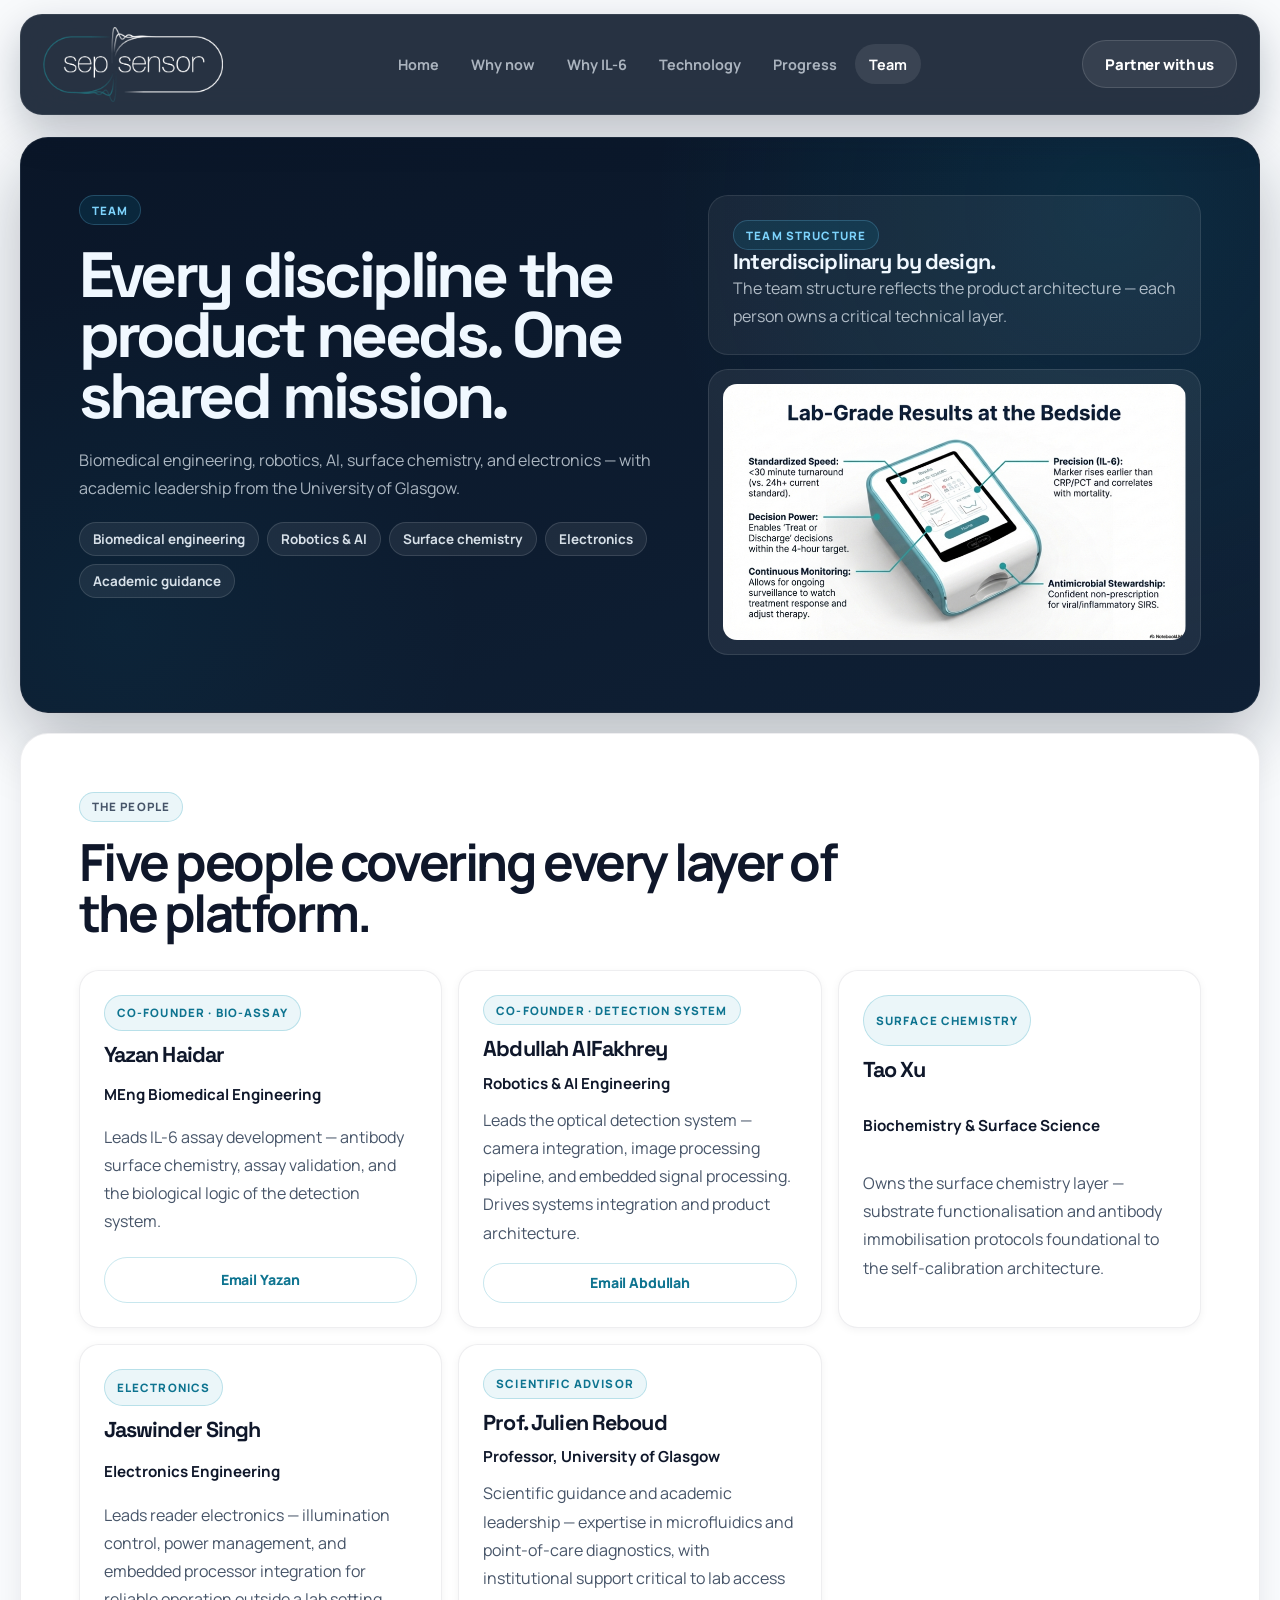
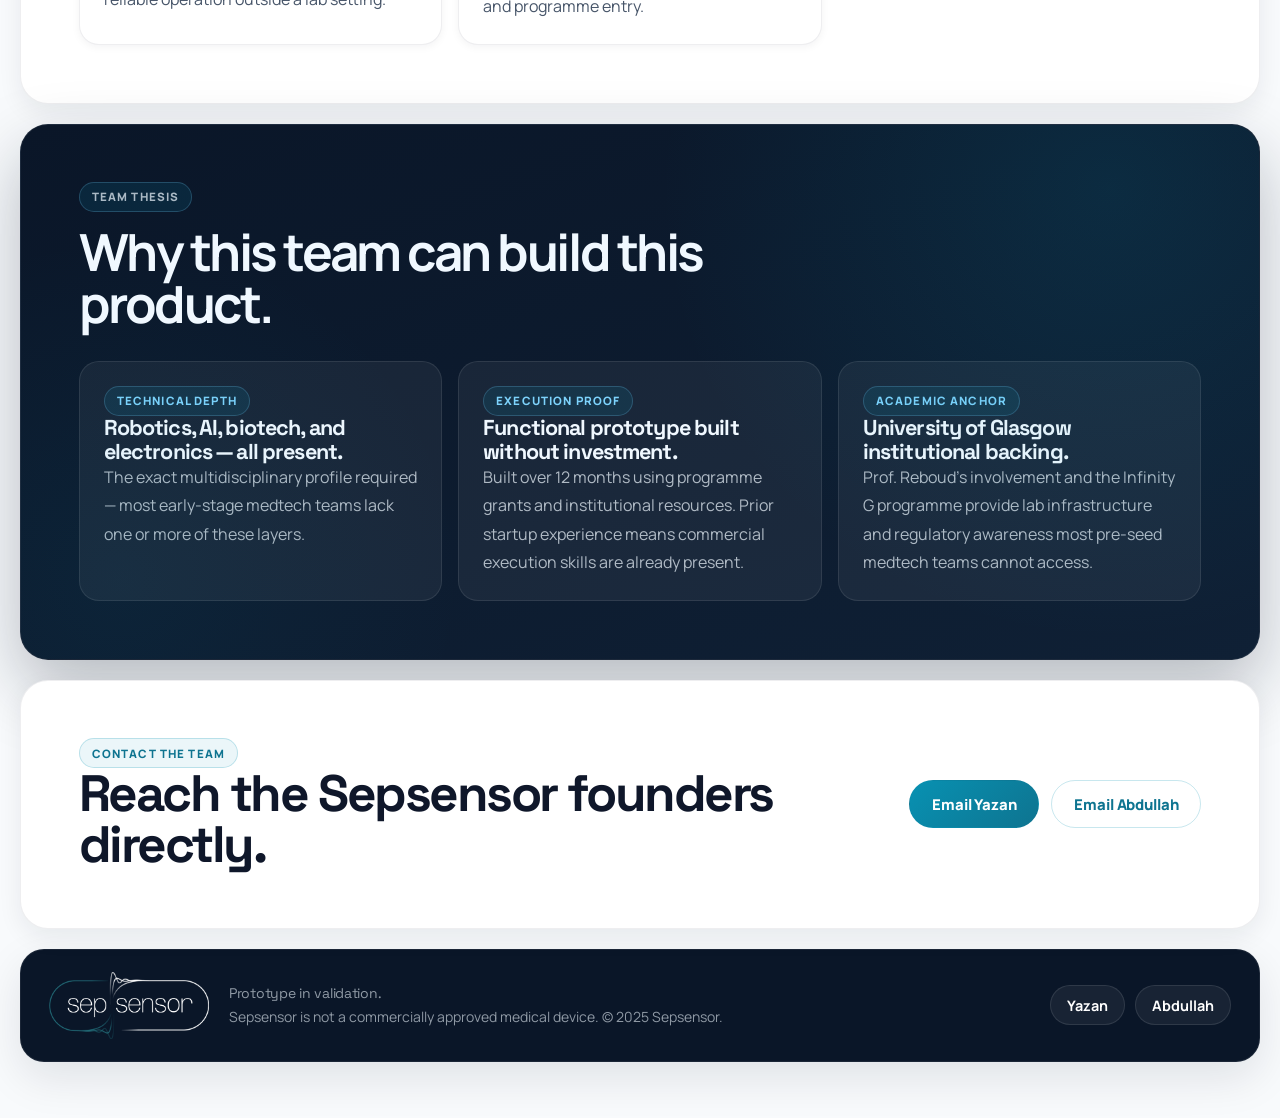
<file: team.html>
<!doctype html>
<html lang="en">
  <head>
    <meta charset="utf-8">
    <meta name="viewport" content="width=device-width, initial-scale=1">
    <title>Sepsensor | Team — Multidisciplinary. Mission-Driven.</title>
    <meta name="description" content="The Sepsensor team spans biomedical engineering, robotics, AI, surface chemistry, electronics, and academic leadership.">
    <meta property="og:title" content="Sepsensor | Team">
    <meta property="og:description" content="Robotics, AI, biotech, biomedical engineering — a multidisciplinary team building a deep-tech medtech product.">
    <meta property="og:type" content="website">
    <meta property="og:image" content="assets/bedside-device.png">
    <link rel="icon" href="assets/logo-badge.svg">
    <link rel="preconnect" href="https://fonts.googleapis.com">
    <link rel="preconnect" href="https://fonts.gstatic.com" crossorigin>
    <link href="https://fonts.googleapis.com/css2?family=Manrope:wght@400;500;600;700;800&family=Space+Grotesk:wght@500;700&display=swap" rel="stylesheet">
    <link rel="stylesheet" href="styles.css">
    <script src="script.js" defer></script>
  </head>
  <body>
    <div class="page-shell">

      <header class="site-header">
        <a class="brand" href="index.html" aria-label="Sepsensor home">
          <img src="assets/logo.png" alt="Sepsensor logo">
        </a>
        <nav class="site-nav" aria-label="Primary">
          <a href="index.html">Home</a>
          <a href="why-now.html">Why now</a>
          <a href="il6.html">Why IL-6</a>
          <a href="technology.html">Technology</a>
          <a href="progress.html">Progress</a>
          <a href="team.html">Team</a>
        </nav>
        <a class="button button--ghost" href="mailto:yazanbaseem.001@gmail.com?cc=alfakhrey.abdullah@gmail.com&subject=Sepsensor%20partnership%20enquiry">
          Partner with us
        </a>
      </header>

      <main class="site-main">

        <!-- Page hero -->
        <section class="section-frame section-frame--dark">
          <div class="page-intro__grid">
            <div class="page-intro__copy" data-reveal>
              <p class="eyebrow">Team</p>
              <h1 class="display display--page">Every discipline the product needs. One shared mission.</h1>
              <p class="lede">Biomedical engineering, robotics, AI, surface chemistry, and electronics — with academic leadership from the University of Glasgow.</p>
              <div class="status-row">
                <span class="status-chip">Biomedical engineering</span>
                <span class="status-chip">Robotics &amp; AI</span>
                <span class="status-chip">Surface chemistry</span>
                <span class="status-chip">Electronics</span>
                <span class="status-chip">Academic guidance</span>
              </div>
            </div>

            <div class="page-intro__aside">
              <article class="panel panel--dark" data-reveal style="--delay: 0.05s">
                <span class="label">Team structure</span>
                <h3>Interdisciplinary by design.</h3>
                <p>The team structure reflects the product architecture — each person owns a critical technical layer.</p>
              </article>
              <figure class="image-panel" data-reveal style="--delay: 0.1s">
                <img src="assets/bedside-device.png" alt="Sepsensor prototype reader">
              </figure>
            </div>
          </div>
        </section>

        <!-- Team -->
        <section class="section-frame">
          <div class="section-head" data-reveal>
            <p class="eyebrow">The people</p>
            <h2>Five people covering every layer of the platform.</h2>
          </div>

          <div class="people-grid">
            <article class="person-card" data-reveal>
              <span class="label">Co-founder · Bio-assay</span>
              <h3>Yazan Haidar</h3>
              <strong>MEng Biomedical Engineering</strong>
              <p>Leads IL-6 assay development — antibody surface chemistry, assay validation, and the biological logic of the detection system.</p>
              <a class="button button--outline" href="mailto:yazanbaseem.001@gmail.com" style="margin-top: 4px; font-size: 0.88rem; min-height: 40px; padding: 0 16px;">
                Email Yazan
              </a>
            </article>

            <article class="person-card" data-reveal style="--delay: 0.05s">
              <span class="label">Co-founder · Detection system</span>
              <h3>Abdullah AlFakhrey</h3>
              <strong>Robotics &amp; AI Engineering</strong>
              <p>Leads the optical detection system — camera integration, image processing pipeline, and embedded signal processing. Drives systems integration and product architecture.</p>
              <a class="button button--outline" href="mailto:alfakhrey.abdullah@gmail.com" style="margin-top: 4px; font-size: 0.88rem; min-height: 40px; padding: 0 16px;">
                Email Abdullah
              </a>
            </article>

            <article class="person-card" data-reveal style="--delay: 0.1s">
              <span class="label">Surface chemistry</span>
              <h3>Tao Xu</h3>
              <strong>Biochemistry &amp; Surface Science</strong>
              <p>Owns the surface chemistry layer — substrate functionalisation and antibody immobilisation protocols foundational to the self-calibration architecture.</p>
            </article>

            <article class="person-card" data-reveal style="--delay: 0.15s">
              <span class="label">Electronics</span>
              <h3>Jaswinder Singh</h3>
              <strong>Electronics Engineering</strong>
              <p>Leads reader electronics — illumination control, power management, and embedded processor integration for reliable operation outside a lab setting.</p>
            </article>

            <article class="person-card" data-reveal style="--delay: 0.2s">
              <span class="label">Scientific advisor</span>
              <h3>Prof. Julien Reboud</h3>
              <strong>Professor, University of Glasgow</strong>
              <p>Scientific guidance and academic leadership — expertise in microfluidics and point-of-care diagnostics, with institutional support critical to lab access and programme entry.</p>
            </article>
          </div>
        </section>

        <!-- Why this team -->
        <section class="section-frame section-frame--dark">
          <div class="section-head" data-reveal>
            <p class="eyebrow">Team thesis</p>
            <h2>Why this team can build this product.</h2>
          </div>

          <div class="pillar-grid">
            <article class="panel panel--dark" data-reveal>
              <span class="label">Technical depth</span>
              <h3>Robotics, AI, biotech, and electronics — all present.</h3>
              <p>The exact multidisciplinary profile required — most early-stage medtech teams lack one or more of these layers.</p>
            </article>

            <article class="panel panel--dark" data-reveal style="--delay: 0.05s">
              <span class="label">Execution proof</span>
              <h3>Functional prototype built without investment.</h3>
              <p>Built over 12 months using programme grants and institutional resources. Prior startup experience means commercial execution skills are already present.</p>
            </article>

            <article class="panel panel--dark" data-reveal style="--delay: 0.1s">
              <span class="label">Academic anchor</span>
              <h3>University of Glasgow institutional backing.</h3>
              <p>Prof. Reboud's involvement and the Infinity G programme provide lab infrastructure and regulatory awareness most pre-seed medtech teams cannot access.</p>
            </article>
          </div>
        </section>

        <!-- Contact -->
        <section class="section-frame">
          <div class="contact-strip">
            <div data-reveal>
              <p class="eyebrow">Contact the team</p>
              <h2 class="section-title">Reach the Sepsensor founders directly.</h2>
            </div>
            <div class="contact-actions" data-reveal style="--delay: 0.05s">
              <a class="button" href="mailto:yazanbaseem.001@gmail.com">Email Yazan</a>
              <a class="button button--outline" href="mailto:alfakhrey.abdullah@gmail.com">Email Abdullah</a>
            </div>
          </div>
        </section>

      </main>

      <footer class="site-footer">
        <img src="assets/logo.png" alt="Sepsensor logo">
        <div>
          <p class="site-footer__title">Prototype in validation.</p>
          <p>Sepsensor is not a commercially approved medical device. &copy; 2025 Sepsensor.</p>
        </div>
        <div class="footer-links">
          <a href="mailto:yazanbaseem.001@gmail.com">Yazan</a>
          <a href="mailto:alfakhrey.abdullah@gmail.com">Abdullah</a>
        </div>
      </footer>

    </div>
  </body>
</html>
</file>
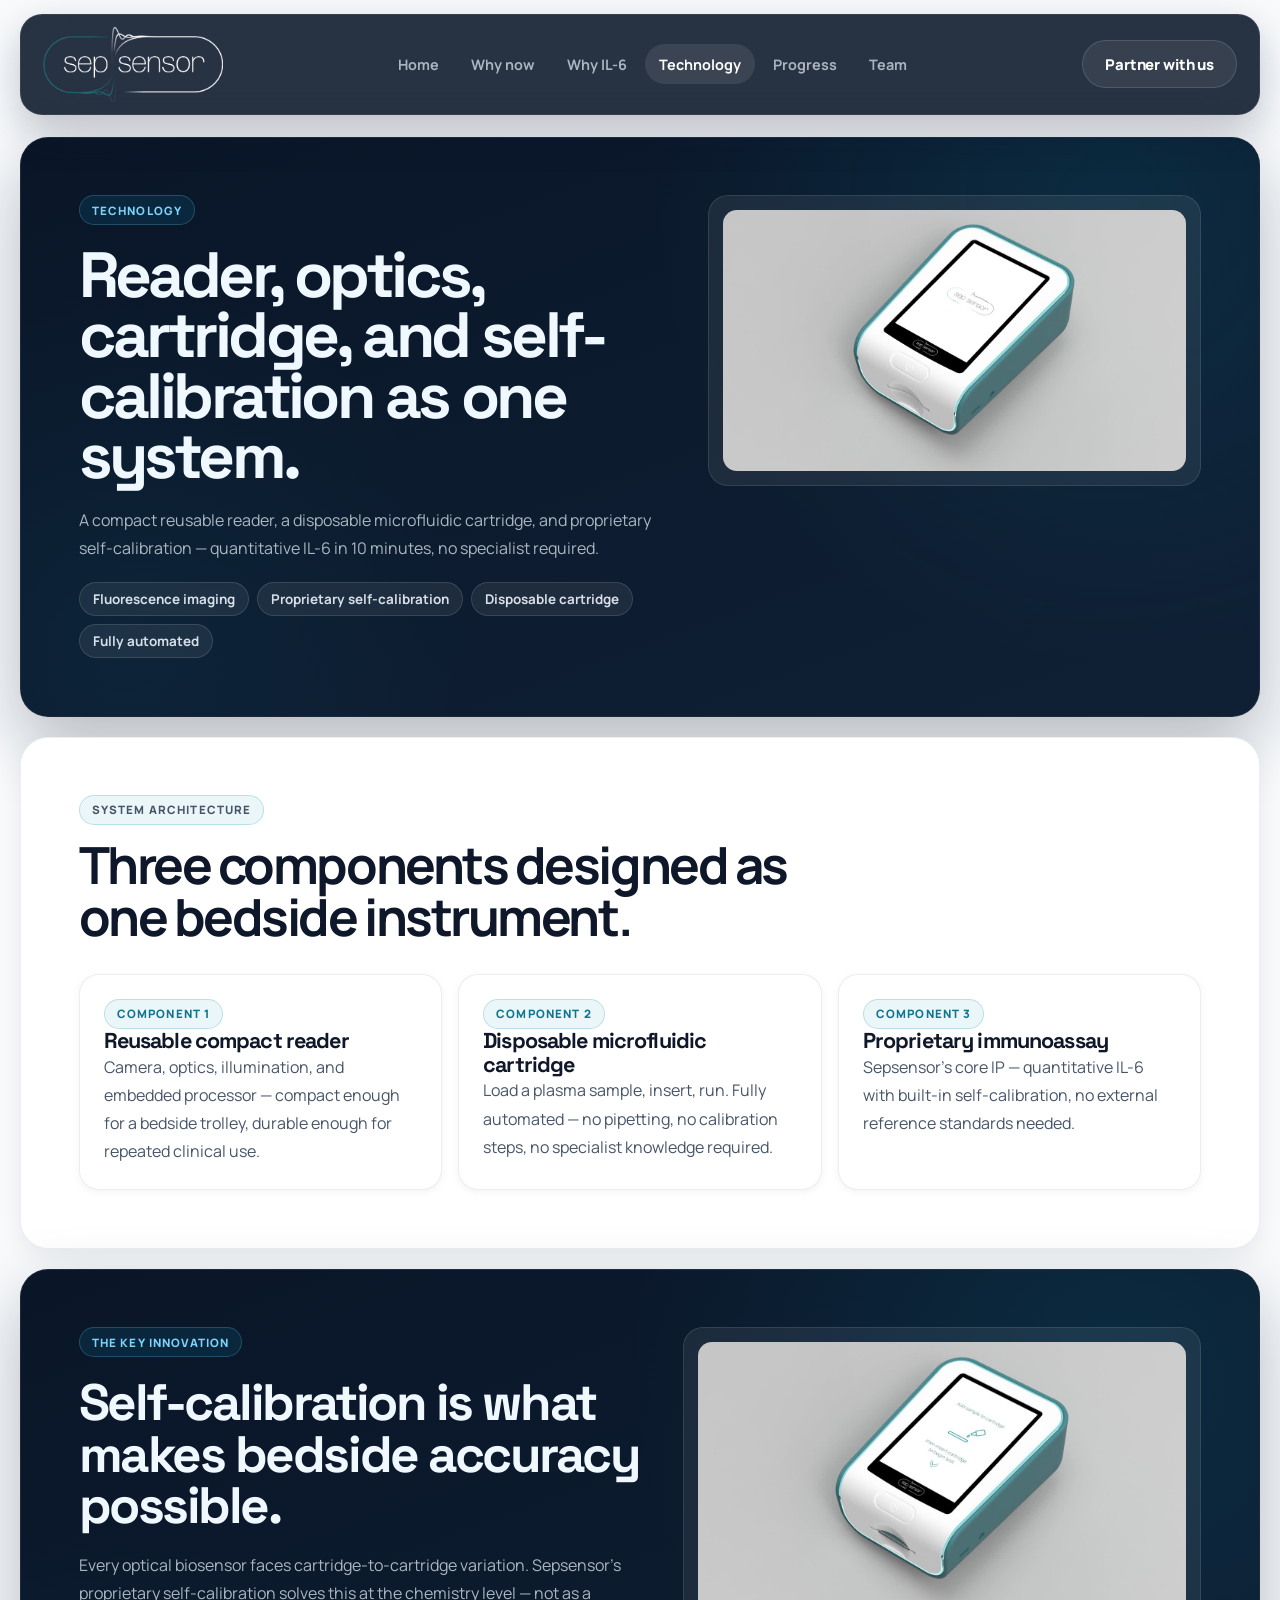
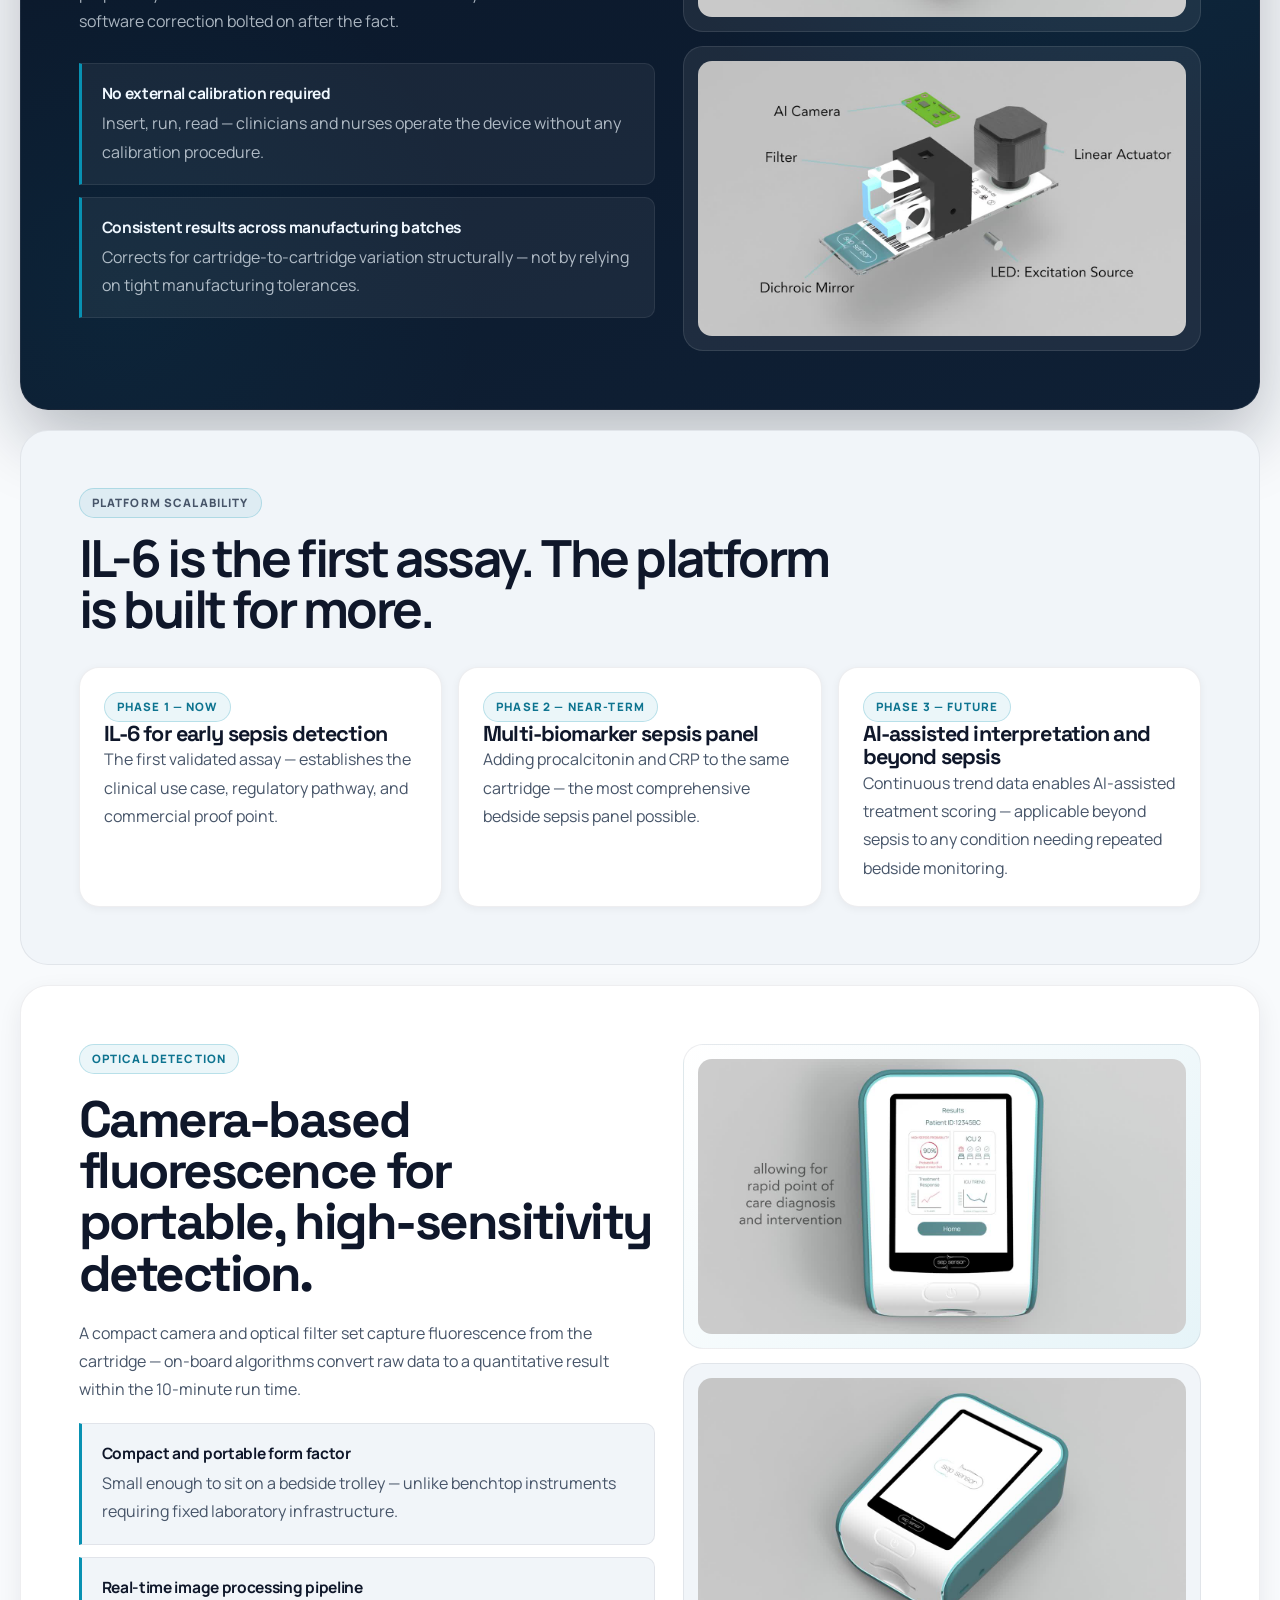
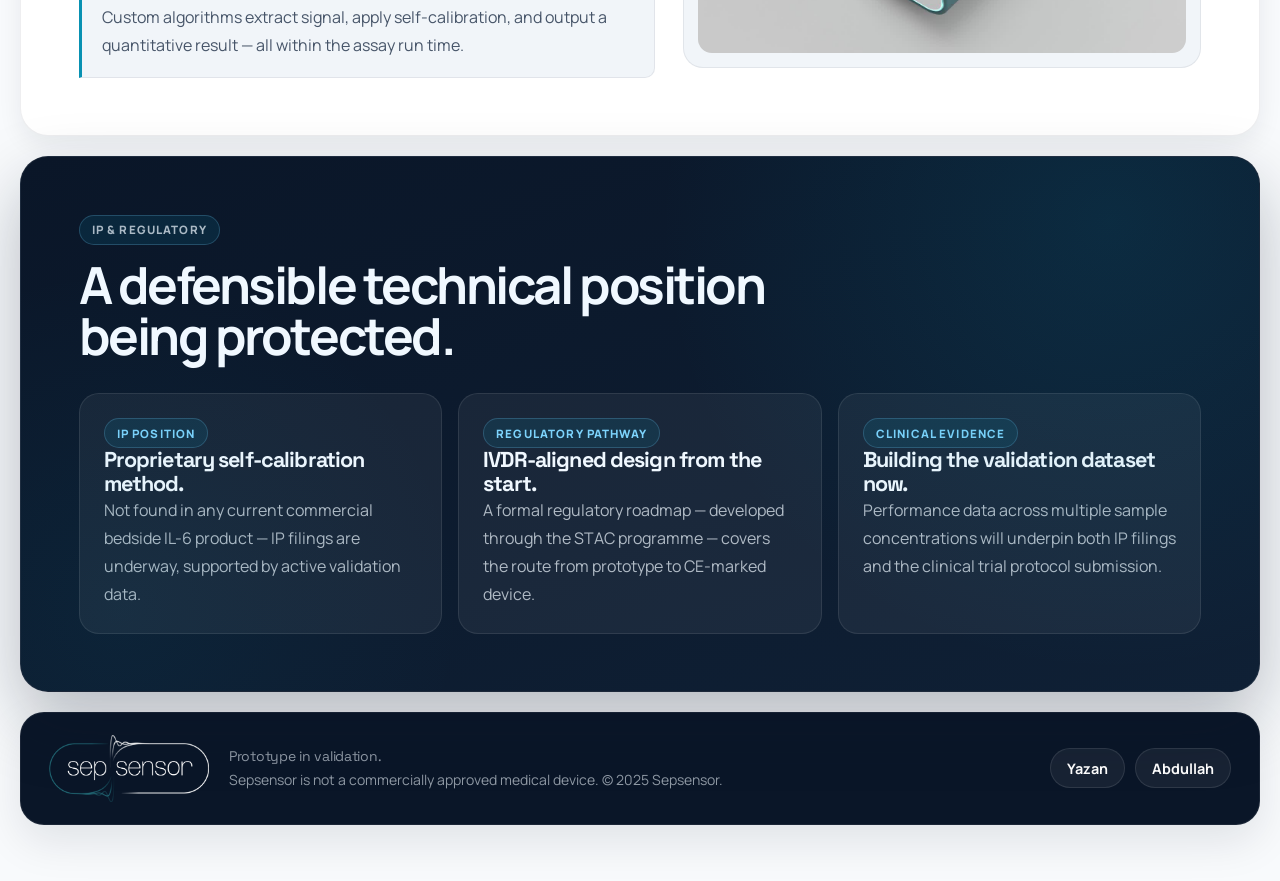
<file: technology.html>
<!doctype html>
<html lang="en">
  <head>
    <meta charset="utf-8">
    <meta name="viewport" content="width=device-width, initial-scale=1">
    <title>Sepsensor | Technology — Self-Calibrating Optical Biosensor</title>
    <meta name="description" content="Sepsensor combines fluorescence imaging, a disposable microfluidic cartridge, and proprietary self-calibration to deliver bedside IL-6 in 10 minutes.">
    <meta property="og:title" content="Sepsensor | Technology">
    <meta property="og:description" content="Reader, optics, cartridge, and built-in self-calibration. The novel architecture behind Sepsensor.">
    <meta property="og:type" content="website">
    <meta property="og:image" content="assets/device-render.jpg">
    <link rel="icon" href="assets/logo-badge.svg">
    <link rel="preconnect" href="https://fonts.googleapis.com">
    <link rel="preconnect" href="https://fonts.gstatic.com" crossorigin>
    <link href="https://fonts.googleapis.com/css2?family=Manrope:wght@400;500;600;700;800&family=Space+Grotesk:wght@500;700&display=swap" rel="stylesheet">
    <link rel="stylesheet" href="styles.css">
    <script src="script.js" defer></script>
  </head>
  <body>
    <div class="page-shell">

      <header class="site-header">
        <a class="brand" href="index.html" aria-label="Sepsensor home">
          <img src="assets/logo.png" alt="Sepsensor logo">
        </a>
        <nav class="site-nav" aria-label="Primary">
          <a href="index.html">Home</a>
          <a href="why-now.html">Why now</a>
          <a href="il6.html">Why IL-6</a>
          <a href="technology.html">Technology</a>
          <a href="progress.html">Progress</a>
          <a href="team.html">Team</a>
        </nav>
        <a class="button button--ghost" href="mailto:yazanbaseem.001@gmail.com?cc=alfakhrey.abdullah@gmail.com&subject=Sepsensor%20partnership%20enquiry">
          Partner with us
        </a>
      </header>

      <main class="site-main">

        <!-- Page hero -->
        <section class="section-frame section-frame--dark">
          <div class="page-intro__grid">
            <div class="page-intro__copy" data-reveal>
              <p class="eyebrow">Technology</p>
              <h1 class="display display--page">Reader, optics, cartridge, and self-calibration as one system.</h1>
              <p class="lede">A compact reusable reader, a disposable microfluidic cartridge, and proprietary self-calibration — quantitative IL-6 in 10 minutes, no specialist required.</p>
              <div class="status-row">
                <span class="status-chip">Fluorescence imaging</span>
                <span class="status-chip">Proprietary self-calibration</span>
                <span class="status-chip">Disposable cartridge</span>
                <span class="status-chip">Fully automated</span>
              </div>
            </div>

            <div class="page-intro__aside">
              <figure class="image-panel image-panel--bright" data-reveal style="--delay: 0.05s">
                <img src="assets/device-render.jpg" alt="Sepsensor bedside reader device">
              </figure>
            </div>
          </div>
        </section>

        <!-- System architecture overview -->
        <section class="section-frame">
          <div class="section-head" data-reveal>
            <p class="eyebrow">System architecture</p>
            <h2>Three components designed as one bedside instrument.</h2>
          </div>

          <div class="pillar-grid">
            <article class="panel" data-reveal>
              <span class="label">Component 1</span>
              <h3>Reusable compact reader</h3>
              <p>Camera, optics, illumination, and embedded processor — compact enough for a bedside trolley, durable enough for repeated clinical use.</p>
            </article>

            <article class="panel" data-reveal style="--delay: 0.05s">
              <span class="label">Component 2</span>
              <h3>Disposable microfluidic cartridge</h3>
              <p>Load a plasma sample, insert, run. Fully automated — no pipetting, no calibration steps, no specialist knowledge required.</p>
            </article>

            <article class="panel" data-reveal style="--delay: 0.1s">
              <span class="label">Component 3</span>
              <h3>Proprietary immunoassay</h3>
              <p>Sepsensor's core IP — quantitative IL-6 with built-in self-calibration, no external reference standards needed.</p>
            </article>
          </div>
        </section>

        <!-- Self-calibration -->
        <section class="section-frame section-frame--dark">
          <div class="split-layout">
            <div class="split-copy" data-reveal>
              <p class="eyebrow">The key innovation</p>
              <h2 class="section-title">Self-calibration is what makes bedside accuracy possible.</h2>
              <p class="body-copy">Every optical biosensor faces cartridge-to-cartridge variation. Sepsensor's proprietary self-calibration solves this at the chemistry level — not as a software correction bolted on after the fact.</p>

              <div class="detail-list" style="margin-top: 8px;">
                <article class="detail-item">
                  <strong>No external calibration required</strong>
                  <p>Insert, run, read — clinicians and nurses operate the device without any calibration procedure.</p>
                </article>
                <article class="detail-item">
                  <strong>Consistent results across manufacturing batches</strong>
                  <p>Corrects for cartridge-to-cartridge variation structurally — not by relying on tight manufacturing tolerances.</p>
                </article>
              </div>
            </div>

            <div class="visual-stack">
              <figure class="image-panel image-panel--bright" data-reveal style="--delay: 0.05s">
                <img src="assets/device-autocal.jpg" alt="Sepsensor reader running autocalibration">
              </figure>
              <figure class="image-panel" data-reveal style="--delay: 0.1s">
                <img src="assets/cartridge-render.jpg" alt="Sepsensor disposable IL-6 cartridge">
              </figure>
            </div>
          </div>
        </section>

        <!-- Scalable platform -->
        <section class="section-frame section-frame--muted">
          <div class="section-head" data-reveal>
            <p class="eyebrow">Platform scalability</p>
            <h2>IL-6 is the first assay. The platform is built for more.</h2>
          </div>

          <div class="pillar-grid">
            <article class="panel" data-reveal>
              <span class="label">Phase 1 — Now</span>
              <h3>IL-6 for early sepsis detection</h3>
              <p>The first validated assay — establishes the clinical use case, regulatory pathway, and commercial proof point.</p>
            </article>

            <article class="panel" data-reveal style="--delay: 0.05s">
              <span class="label">Phase 2 — Near-term</span>
              <h3>Multi-biomarker sepsis panel</h3>
              <p>Adding procalcitonin and CRP to the same cartridge — the most comprehensive bedside sepsis panel possible.</p>
            </article>

            <article class="panel" data-reveal style="--delay: 0.1s">
              <span class="label">Phase 3 — Future</span>
              <h3>AI-assisted interpretation and beyond sepsis</h3>
              <p>Continuous trend data enables AI-assisted treatment scoring — applicable beyond sepsis to any condition needing repeated bedside monitoring.</p>
            </article>
          </div>
        </section>

        <!-- Optical system -->
        <section class="section-frame">
          <div class="split-layout">
            <div class="split-copy" data-reveal>
              <p class="eyebrow">Optical detection</p>
              <h2 class="section-title">Camera-based fluorescence for portable, high-sensitivity detection.</h2>
              <p class="body-copy">A compact camera and optical filter set capture fluorescence from the cartridge — on-board algorithms convert raw data to a quantitative result within the 10-minute run time.</p>

              <div class="detail-list">
                <article class="detail-item">
                  <strong>Compact and portable form factor</strong>
                  <p>Small enough to sit on a bedside trolley — unlike benchtop instruments requiring fixed laboratory infrastructure.</p>
                </article>

                <article class="detail-item">
                  <strong>Real-time image processing pipeline</strong>
                  <p>Custom algorithms extract signal, apply self-calibration, and output a quantitative result — all within the assay run time.</p>
                </article>
              </div>
            </div>

            <div class="visual-stack">
              <figure class="image-panel image-panel--bright" data-reveal style="--delay: 0.05s">
                <img src="assets/results-render.jpg" alt="Sepsensor results screen showing sepsis probability">
              </figure>
              <figure class="image-panel" data-reveal style="--delay: 0.1s">
                <img src="assets/device-render.jpg" alt="Sepsensor bedside reader device">
              </figure>
            </div>
          </div>
        </section>

        <!-- IP and regulatory -->
        <section class="section-frame section-frame--dark">
          <div class="section-head" data-reveal>
            <p class="eyebrow">IP &amp; regulatory</p>
            <h2>A defensible technical position being protected.</h2>
          </div>

          <div class="pillar-grid">
            <article class="panel panel--dark" data-reveal>
              <span class="label">IP position</span>
              <h3>Proprietary self-calibration method.</h3>
              <p>Not found in any current commercial bedside IL-6 product — IP filings are underway, supported by active validation data.</p>
            </article>

            <article class="panel panel--dark" data-reveal style="--delay: 0.05s">
              <span class="label">Regulatory pathway</span>
              <h3>IVDR-aligned design from the start.</h3>
              <p>A formal regulatory roadmap — developed through the STAC programme — covers the route from prototype to CE-marked device.</p>
            </article>

            <article class="panel panel--dark" data-reveal style="--delay: 0.1s">
              <span class="label">Clinical evidence</span>
              <h3>Building the validation dataset now.</h3>
              <p>Performance data across multiple sample concentrations will underpin both IP filings and the clinical trial protocol submission.</p>
            </article>
          </div>
        </section>

      </main>

      <footer class="site-footer">
        <img src="assets/logo.png" alt="Sepsensor logo">
        <div>
          <p class="site-footer__title">Prototype in validation.</p>
          <p>Sepsensor is not a commercially approved medical device. &copy; 2025 Sepsensor.</p>
        </div>
        <div class="footer-links">
          <a href="mailto:yazanbaseem.001@gmail.com">Yazan</a>
          <a href="mailto:alfakhrey.abdullah@gmail.com">Abdullah</a>
        </div>
      </footer>

    </div>
  </body>
</html>
</file>
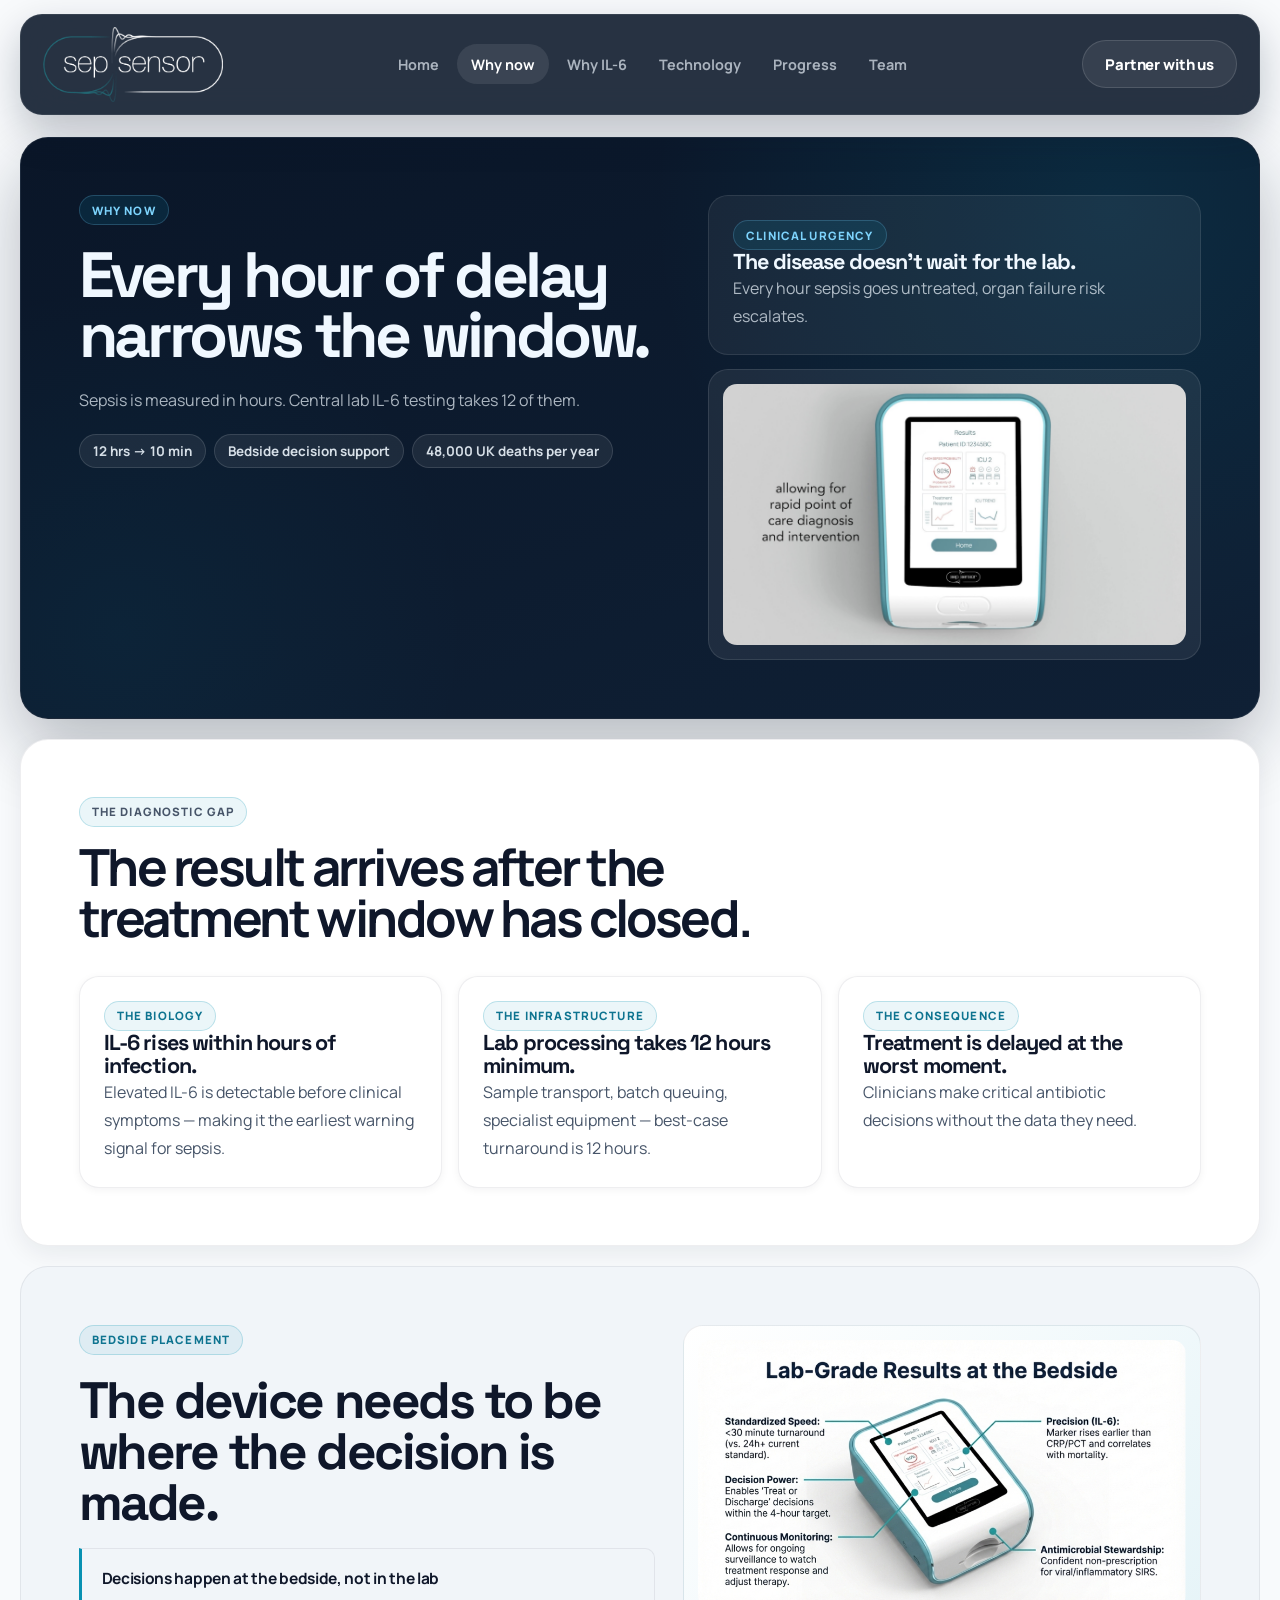
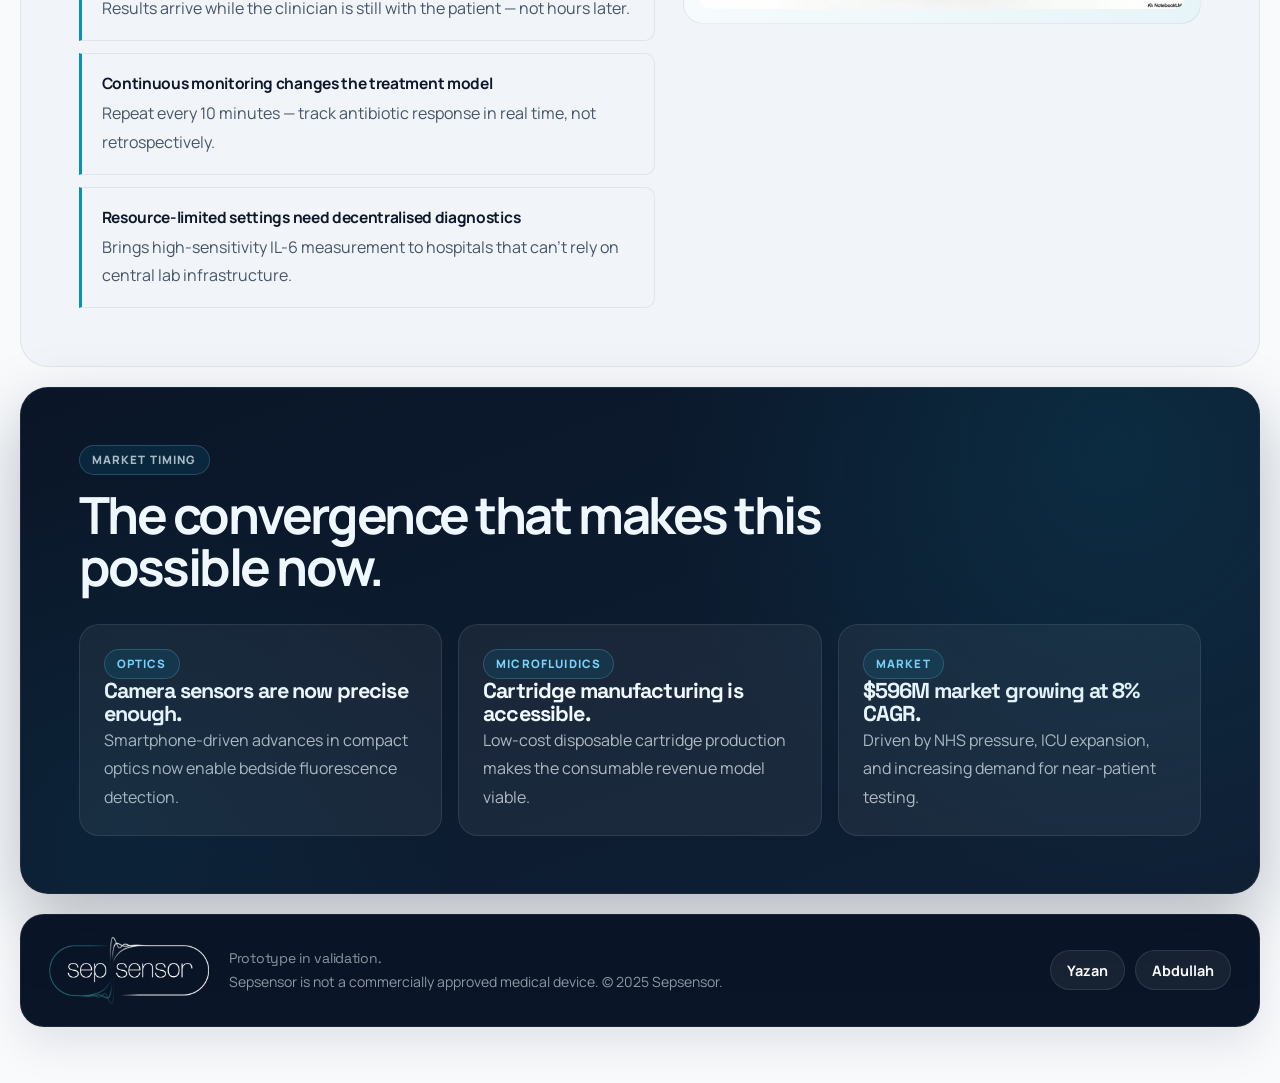
<file: why-now.html>
<!doctype html>
<html lang="en">
  <head>
    <meta charset="utf-8">
    <meta name="viewport" content="width=device-width, initial-scale=1">
    <title>Sepsensor | Why Now — The Case for Bedside IL-6</title>
    <meta name="description" content="Sepsis is time-critical. Current IL-6 diagnostics take 12 hours. Sepsensor closes that gap at the bedside.">
    <meta property="og:title" content="Sepsensor | Why Now">
    <meta property="og:description" content="Every hour of delayed sepsis diagnosis increases mortality. The case for bedside IL-6.">
    <meta property="og:type" content="website">
    <meta property="og:image" content="assets/bedside-device.png">
    <link rel="icon" href="assets/logo-badge.svg">
    <link rel="preconnect" href="https://fonts.googleapis.com">
    <link rel="preconnect" href="https://fonts.gstatic.com" crossorigin>
    <link href="https://fonts.googleapis.com/css2?family=Manrope:wght@400;500;600;700;800&family=Space+Grotesk:wght@500;700&display=swap" rel="stylesheet">
    <link rel="stylesheet" href="styles.css">
    <script src="script.js" defer></script>
  </head>
  <body>
    <div class="page-shell">

      <header class="site-header">
        <a class="brand" href="index.html" aria-label="Sepsensor home">
          <img src="assets/logo.png" alt="Sepsensor logo">
        </a>
        <nav class="site-nav" aria-label="Primary">
          <a href="index.html">Home</a>
          <a href="why-now.html">Why now</a>
          <a href="il6.html">Why IL-6</a>
          <a href="technology.html">Technology</a>
          <a href="progress.html">Progress</a>
          <a href="team.html">Team</a>
        </nav>
        <a class="button button--ghost" href="mailto:yazanbaseem.001@gmail.com?cc=alfakhrey.abdullah@gmail.com&subject=Sepsensor%20partnership%20enquiry">
          Partner with us
        </a>
      </header>

      <main class="site-main">

        <!-- Page hero -->
        <section class="section-frame section-frame--dark">
          <div class="page-intro__grid">
            <div class="page-intro__copy" data-reveal>
              <p class="eyebrow">Why now</p>
              <h1 class="display display--page">Every hour of delay narrows the window.</h1>
              <p class="lede">Sepsis is measured in hours. Central lab IL-6 testing takes 12 of them.</p>
              <div class="status-row">
                <span class="status-chip">12 hrs → 10 min</span>
                <span class="status-chip">Bedside decision support</span>
                <span class="status-chip">48,000 UK deaths per year</span>
              </div>
            </div>

            <div class="page-intro__aside">
              <article class="panel panel--dark" data-reveal style="--delay: 0.05s">
                <span class="label">Clinical urgency</span>
                <h3>The disease doesn't wait for the lab.</h3>
                <p>Every hour sepsis goes untreated, organ failure risk escalates.</p>
              </article>
              <figure class="image-panel" data-reveal style="--delay: 0.1s">
                <img src="assets/results-display.png" alt="Bedside results display">
              </figure>
            </div>
          </div>
        </section>

        <!-- The timing problem -->
        <section class="section-frame">
          <div class="section-head" data-reveal>
            <p class="eyebrow">The diagnostic gap</p>
            <h2>The result arrives after the treatment window has closed.</h2>
          </div>

          <div class="pillar-grid">
            <article class="panel" data-reveal>
              <span class="label">The biology</span>
              <h3>IL-6 rises within hours of infection.</h3>
              <p>Elevated IL-6 is detectable before clinical symptoms — making it the earliest warning signal for sepsis.</p>
            </article>

            <article class="panel" data-reveal style="--delay: 0.05s">
              <span class="label">The infrastructure</span>
              <h3>Lab processing takes 12 hours minimum.</h3>
              <p>Sample transport, batch queuing, specialist equipment — best-case turnaround is 12 hours.</p>
            </article>

            <article class="panel" data-reveal style="--delay: 0.1s">
              <span class="label">The consequence</span>
              <h3>Treatment is delayed at the worst moment.</h3>
              <p>Clinicians make critical antibiotic decisions without the data they need.</p>
            </article>
          </div>
        </section>

        <!-- Why bedside changes everything -->
        <section class="section-frame section-frame--muted">
          <div class="split-layout">
            <div class="split-copy" data-reveal>
              <p class="eyebrow">Bedside placement</p>
              <h2 class="section-title">The device needs to be where the decision is made.</h2>

              <div class="detail-list">
                <article class="detail-item">
                  <strong>Decisions happen at the bedside, not in the lab</strong>
                  <p>Results arrive while the clinician is still with the patient — not hours later.</p>
                </article>

                <article class="detail-item">
                  <strong>Continuous monitoring changes the treatment model</strong>
                  <p>Repeat every 10 minutes — track antibiotic response in real time, not retrospectively.</p>
                </article>

                <article class="detail-item">
                  <strong>Resource-limited settings need decentralised diagnostics</strong>
                  <p>Brings high-sensitivity IL-6 measurement to hospitals that can't rely on central lab infrastructure.</p>
                </article>
              </div>
            </div>

            <div class="visual-stack">
              <figure class="image-panel image-panel--bright" data-reveal style="--delay: 0.05s">
                <img src="assets/bedside-device.png" alt="Sepsensor bedside device">
              </figure>
            </div>
          </div>
        </section>

        <!-- Market timing -->
        <section class="section-frame section-frame--dark">
          <div class="section-head" data-reveal>
            <p class="eyebrow">Market timing</p>
            <h2>The convergence that makes this possible now.</h2>
          </div>

          <div class="pillar-grid">
            <article class="panel panel--dark" data-reveal>
              <span class="label">Optics</span>
              <h3>Camera sensors are now precise enough.</h3>
              <p>Smartphone-driven advances in compact optics now enable bedside fluorescence detection.</p>
            </article>

            <article class="panel panel--dark" data-reveal style="--delay: 0.05s">
              <span class="label">Microfluidics</span>
              <h3>Cartridge manufacturing is accessible.</h3>
              <p>Low-cost disposable cartridge production makes the consumable revenue model viable.</p>
            </article>

            <article class="panel panel--dark" data-reveal style="--delay: 0.1s">
              <span class="label">Market</span>
              <h3>$596M market growing at 8% CAGR.</h3>
              <p>Driven by NHS pressure, ICU expansion, and increasing demand for near-patient testing.</p>
            </article>
          </div>
        </section>

      </main>

      <footer class="site-footer">
        <img src="assets/logo.png" alt="Sepsensor logo">
        <div>
          <p class="site-footer__title">Prototype in validation.</p>
          <p>Sepsensor is not a commercially approved medical device. &copy; 2025 Sepsensor.</p>
        </div>
        <div class="footer-links">
          <a href="mailto:yazanbaseem.001@gmail.com">Yazan</a>
          <a href="mailto:alfakhrey.abdullah@gmail.com">Abdullah</a>
        </div>
      </footer>

    </div>
  </body>
</html>
</file>
<file: styles.css>
html {
  scroll-behavior: smooth;
}

:root {
  --bg: #f8fafc;
  --bg-soft: #f1f5f9;
  --surface: #ffffff;

  --ink: #0f172a;
  --ink-soft: #475569;
  --ink-muted: #94a3b8;

  --dark: #0a1628;
  --dark-elevated: #0f2035;
  --dark-soft: #1a3050;

  --accent: #0891b2;
  --accent-strong: #0e7490;
  --accent-soft: #7dd3fc;
  --accent-bg: rgba(8, 145, 178, 0.08);
  --accent-border: rgba(8, 145, 178, 0.22);

  --success: #059669;
  --success-bg: rgba(5, 150, 105, 0.1);

  --line: rgba(15, 23, 42, 0.07);
  --line-strong: rgba(15, 23, 42, 0.12);
  --line-inverse: rgba(255, 255, 255, 0.1);

  --shadow-xl: 0 24px 64px rgba(10, 22, 40, 0.14);
  --shadow-lg: 0 16px 44px rgba(10, 22, 40, 0.1);
  --shadow-md: 0 8px 24px rgba(10, 22, 40, 0.07);
  --shadow-sm: 0 2px 8px rgba(10, 22, 40, 0.05);

  --radius-2xl: 28px;
  --radius-xl: 20px;
  --radius-lg: 14px;
  --radius-md: 10px;

  --page-width: min(1240px, calc(100vw - 32px));
}

*,
*::before,
*::after {
  box-sizing: border-box;
}

body {
  margin: 0;
  min-width: 320px;
  overflow-x: hidden;
  font-family: "Manrope", sans-serif;
  color: var(--ink);
  background: var(--bg);
}

img {
  display: block;
  max-width: 100%;
}

a {
  color: inherit;
  text-decoration: none;
}

h1,
h2,
h3,
p,
figure {
  margin: 0;
}

/* ── Page shell ──────────────────────────────────────────── */

.page-shell {
  width: var(--page-width);
  margin: 0 auto;
  padding: 14px 0 56px;
}

/* ── Announcement bar ────────────────────────────────────── */

.announce-bar {
  display: flex;
  align-items: center;
  justify-content: center;
  gap: 10px;
  padding: 11px 20px;
  margin-bottom: 14px;
  background: var(--dark);
  border: 1px solid rgba(255, 255, 255, 0.08);
  border-radius: 16px;
  color: rgba(255, 255, 255, 0.82);
  font-size: 0.82rem;
  font-weight: 700;
  letter-spacing: 0.025em;
  text-align: center;
}

.announce-dot {
  width: 6px;
  height: 6px;
  border-radius: 50%;
  background: var(--accent);
  flex-shrink: 0;
  animation: pulse 2.4s ease-in-out infinite;
}

@keyframes pulse {
  0%, 100% { opacity: 1; }
  50% { opacity: 0.38; }
}

/* ── Header ──────────────────────────────────────────────── */

.site-header {
  position: sticky;
  top: 14px;
  z-index: 30;
  display: grid;
  grid-template-columns: auto 1fr auto;
  gap: 16px;
  align-items: center;
  padding: 12px 22px;
  margin-bottom: 22px;
  background: rgba(10, 22, 40, 0.88);
  border: 1px solid rgba(255, 255, 255, 0.08);
  border-radius: 22px;
  color: #f0f8ff;
  backdrop-filter: blur(24px);
  box-shadow: 0 16px 40px rgba(10, 22, 40, 0.24);
  transition: background 0.25s ease, box-shadow 0.25s ease;
}

.site-header--scrolled {
  background: rgba(10, 22, 40, 0.96);
  box-shadow: 0 20px 52px rgba(10, 22, 40, 0.32);
}

.brand {
  display: inline-flex;
  align-items: center;
}

.brand img {
  width: min(180px, 40vw);
  height: auto;
}

.site-nav {
  display: flex;
  flex-wrap: wrap;
  justify-content: center;
  gap: 4px;
}

.site-nav a {
  display: inline-flex;
  align-items: center;
  min-height: 40px;
  padding: 0 14px;
  border-radius: 999px;
  color: rgba(240, 248, 255, 0.66);
  font-size: 0.9rem;
  font-weight: 700;
  transition: color 0.2s ease, background 0.2s ease;
}

.site-nav a:hover,
.site-nav a:focus-visible,
.site-nav a.is-current {
  color: #ffffff;
  background: rgba(255, 255, 255, 0.09);
}

/* ── Buttons ─────────────────────────────────────────────── */

.button {
  display: inline-flex;
  align-items: center;
  justify-content: center;
  min-height: 48px;
  padding: 0 22px;
  border: 1.5px solid transparent;
  border-radius: 999px;
  background: linear-gradient(135deg, var(--accent) 0%, var(--accent-strong) 100%);
  color: #ffffff;
  font-size: 0.93rem;
  font-weight: 800;
  letter-spacing: -0.01em;
  transition: transform 0.2s ease, box-shadow 0.2s ease, opacity 0.2s ease;
}

.button:hover,
.button:focus-visible {
  transform: translateY(-2px);
  box-shadow: 0 12px 28px rgba(8, 145, 178, 0.32);
}

.button--ghost {
  background: rgba(255, 255, 255, 0.07);
  color: #ffffff;
  border-color: rgba(255, 255, 255, 0.13);
  box-shadow: none;
}

.button--ghost:hover {
  background: rgba(255, 255, 255, 0.12);
  transform: translateY(-2px);
  box-shadow: none;
}

.button--outline {
  background: transparent;
  color: var(--accent-strong);
  border-color: var(--accent-border);
}

.button--outline:hover {
  background: var(--accent-bg);
  box-shadow: none;
}

.button--lg {
  min-height: 54px;
  padding: 0 28px;
  font-size: 0.97rem;
}

/* ── Main grid ───────────────────────────────────────────── */

.site-main {
  display: grid;
  gap: 20px;
}

/* ── Section frame ───────────────────────────────────────── */

.section-frame {
  position: relative;
  overflow: hidden;
  padding: clamp(32px, 4.5vw, 60px);
  background: var(--surface);
  border: 1px solid var(--line);
  border-radius: var(--radius-2xl);
  box-shadow: var(--shadow-md);
}

.section-frame--muted {
  background: var(--bg-soft);
  box-shadow: none;
  border-color: var(--line);
}

.section-frame--dark {
  background: linear-gradient(160deg, var(--dark) 0%, var(--dark-elevated) 100%);
  border-color: rgba(255, 255, 255, 0.07);
  color: #f0f8ff;
  box-shadow: 0 28px 68px rgba(10, 22, 40, 0.28);
}

.section-frame--dark::after {
  content: "";
  position: absolute;
  inset: 0;
  pointer-events: none;
  background:
    radial-gradient(circle at 88% 12%, rgba(8, 145, 178, 0.14), transparent 38%),
    radial-gradient(circle at 8% 85%, rgba(8, 145, 178, 0.07), transparent 28%);
}

/* ── Eyebrow / Label ─────────────────────────────────────── */

.eyebrow,
.label {
  display: inline-flex;
  align-items: center;
  width: fit-content;
  min-height: 30px;
  padding: 0 12px;
  border: 1px solid var(--accent-border);
  border-radius: 999px;
  background: var(--accent-bg);
  color: var(--accent-strong);
  font-size: 0.72rem;
  font-weight: 800;
  letter-spacing: 0.1em;
  text-transform: uppercase;
}

.section-frame--dark .eyebrow,
.section-frame--dark .label {
  background: rgba(8, 145, 178, 0.14);
  border-color: rgba(125, 211, 252, 0.22);
  color: var(--accent-soft);
}

/* ── Display / Headings ──────────────────────────────────── */

.display,
.section-title,
.panel h3,
.timeline-item h3,
.person-card h3,
.site-footer__title {
  font-family: "Space Grotesk", sans-serif;
}

.display {
  font-size: clamp(3rem, 6.5vw, 6.5rem);
  line-height: 0.91;
  letter-spacing: -0.065em;
  font-weight: 700;
}

.display--page {
  font-size: clamp(2.6rem, 5vw, 4.8rem);
  line-height: 0.94;
  letter-spacing: -0.056em;
}

.lede,
.body-copy,
.section-head p,
.panel p,
.detail-item p,
.timeline-item p,
.person-card p,
.site-footer p {
  color: var(--ink-soft);
  line-height: 1.76;
}

.section-frame--dark .lede,
.section-frame--dark .body-copy,
.section-frame--dark .section-head p,
.section-frame--dark .panel p,
.section-frame--dark .detail-item p,
.section-frame--dark .timeline-item p {
  color: rgba(240, 248, 255, 0.7);
}

/* ── Hero layout ─────────────────────────────────────────── */

.masthead__grid {
  display: grid;
  grid-template-columns: minmax(0, 1fr) minmax(320px, 0.82fr);
  gap: 28px;
  align-items: center;
}

.masthead__copy,
.split-copy {
  display: grid;
  gap: 20px;
  align-content: start;
  position: relative;
  z-index: 1;
}

.masthead__visual,
.visual-stack {
  display: grid;
  gap: 14px;
  align-content: start;
  position: relative;
  z-index: 1;
}

.hero-actions,
.contact-actions,
.footer-links {
  display: flex;
  flex-wrap: wrap;
  gap: 12px;
}

.status-row {
  display: flex;
  flex-wrap: wrap;
  gap: 8px;
}

.status-chip {
  display: inline-flex;
  align-items: center;
  min-height: 34px;
  padding: 0 13px;
  border: 1px solid rgba(255, 255, 255, 0.12);
  border-radius: 999px;
  background: rgba(255, 255, 255, 0.07);
  color: rgba(240, 248, 255, 0.88);
  font-size: 0.84rem;
  font-weight: 700;
}

/* ── Stat grid ───────────────────────────────────────────── */

.stat-grid {
  display: grid;
  grid-template-columns: repeat(4, 1fr);
  border: 1px solid var(--line-strong);
  border-radius: var(--radius-xl);
  overflow: hidden;
  background: var(--line-strong);
  gap: 1px;
  box-shadow: var(--shadow-sm);
}

.stat-item {
  display: grid;
  gap: 7px;
  padding: 28px 22px;
  background: var(--surface);
  text-align: center;
}

.stat-number {
  font-family: "Space Grotesk", sans-serif;
  font-size: clamp(1.9rem, 3.5vw, 3rem);
  font-weight: 700;
  line-height: 1;
  letter-spacing: -0.05em;
  color: var(--accent-strong);
}

.stat-label {
  font-size: 0.82rem;
  font-weight: 600;
  color: var(--ink-soft);
  line-height: 1.42;
}

/* ── Section head ────────────────────────────────────────── */

.section-head {
  display: grid;
  gap: 14px;
  max-width: 780px;
  margin-bottom: 32px;
  position: relative;
  z-index: 1;
}

.section-title,
.section-head h2,
.split-copy h2 {
  font-size: clamp(2rem, 4vw, 3.3rem);
  line-height: 1;
  letter-spacing: -0.048em;
}

/* ── Panels ──────────────────────────────────────────────── */

.panel {
  padding: 24px;
  border-radius: var(--radius-xl);
  background: var(--surface);
  border: 1px solid var(--line);
  box-shadow: var(--shadow-sm);
}

.panel--dark {
  background: rgba(255, 255, 255, 0.055);
  border-color: rgba(255, 255, 255, 0.09);
  color: #f0f8ff;
  box-shadow: none;
}

.panel h3,
.timeline-item h3,
.person-card h3 {
  font-size: 1.35rem;
  line-height: 1.1;
  letter-spacing: -0.04em;
}

/* ── Pillar / Fact grids ─────────────────────────────────── */

.fact-grid,
.pillar-grid {
  display: grid;
  grid-template-columns: repeat(3, minmax(0, 1fr));
  gap: 16px;
}

/* ── Page links ──────────────────────────────────────────── */

.page-links {
  display: grid;
  grid-template-columns: repeat(5, minmax(0, 1fr));
  gap: 14px;
  position: relative;
  z-index: 1;
}

.link-card {
  display: grid;
  gap: 12px;
  min-height: 210px;
  padding: 22px;
  border-radius: var(--radius-xl);
  background: var(--surface);
  border: 1px solid var(--line);
  box-shadow: var(--shadow-sm);
  transition: transform 0.22s ease, box-shadow 0.22s ease, border-color 0.22s ease;
}

.link-card--dark {
  background: rgba(255, 255, 255, 0.055);
  border-color: rgba(255, 255, 255, 0.09);
  color: #f0f8ff;
  box-shadow: none;
}

.link-card strong {
  font-size: 1.05rem;
  line-height: 1.38;
  letter-spacing: -0.025em;
}

.link-card p {
  color: var(--ink-soft);
  font-size: 0.9rem;
  line-height: 1.62;
}

.link-card--dark p {
  color: rgba(240, 248, 255, 0.66);
}

.link-card:hover,
.link-card:focus-visible {
  transform: translateY(-3px);
  box-shadow: var(--shadow-lg);
  border-color: var(--accent-border);
}

/* ── Split layout ────────────────────────────────────────── */

.split-layout {
  display: grid;
  grid-template-columns: minmax(0, 1fr) minmax(300px, 0.9fr);
  gap: 28px;
  align-items: start;
}

/* ── Page intro ──────────────────────────────────────────── */

.page-intro__grid {
  display: grid;
  grid-template-columns: minmax(0, 1fr) minmax(300px, 0.82fr);
  gap: 28px;
  align-items: start;
}

.page-intro__copy {
  display: grid;
  gap: 20px;
  align-content: start;
  position: relative;
  z-index: 1;
}

.page-intro__aside {
  display: grid;
  gap: 14px;
  align-content: start;
  position: relative;
  z-index: 1;
}

/* ── Detail list ─────────────────────────────────────────── */

.detail-list {
  display: grid;
  gap: 12px;
}

.detail-item {
  padding: 18px 20px;
  border-left: 3px solid var(--accent);
  border-radius: 0 var(--radius-md) var(--radius-md) 0;
  background: var(--bg-soft);
  border-top: 1px solid var(--line);
  border-right: 1px solid var(--line);
  border-bottom: 1px solid var(--line);
}

.section-frame--dark .detail-item {
  background: rgba(255, 255, 255, 0.055);
  border-top-color: rgba(255, 255, 255, 0.08);
  border-right-color: rgba(255, 255, 255, 0.08);
  border-bottom-color: rgba(255, 255, 255, 0.08);
}

.detail-item strong {
  display: block;
  margin-bottom: 5px;
  font-size: 0.97rem;
  letter-spacing: -0.02em;
}

/* ── Image panels ────────────────────────────────────────── */

.image-panel {
  padding: 14px;
  border-radius: var(--radius-xl);
  background: var(--bg-soft);
  border: 1px solid var(--line);
  overflow: hidden;
}

.image-panel--bright {
  background: linear-gradient(135deg, #ffffff 0%, #e6f4f8 100%);
}

.image-panel img {
  width: 100%;
  height: auto;
  object-fit: cover;
  border-radius: calc(var(--radius-xl) - 6px);
  display: block;
}

.section-frame--dark .image-panel {
  background: rgba(255, 255, 255, 0.07);
  border-color: rgba(255, 255, 255, 0.1);
}

/* ── Timeline ────────────────────────────────────────────── */

.timeline {
  display: grid;
  gap: 0;
  position: relative;
  z-index: 1;
}

.timeline-item {
  display: grid;
  grid-template-columns: auto 1fr;
  gap: 20px;
  padding: 22px 0;
  border-top: 1px solid var(--line);
  align-items: start;
}

.timeline-item:first-child {
  border-top: none;
  padding-top: 0;
}

.section-frame--dark .timeline-item {
  border-top-color: rgba(255, 255, 255, 0.08);
}

.timeline-index {
  display: grid;
  place-items: center;
  width: 44px;
  height: 44px;
  flex-shrink: 0;
  border-radius: 50%;
  background: var(--accent-bg);
  border: 1px solid var(--accent-border);
  color: var(--accent-strong);
  font-size: 0.88rem;
  font-weight: 800;
}

.section-frame--dark .timeline-index {
  background: rgba(8, 145, 178, 0.15);
  border-color: rgba(125, 211, 252, 0.22);
  color: var(--accent-soft);
}

/* ── People grid ─────────────────────────────────────────── */

.people-grid {
  display: grid;
  grid-template-columns: repeat(3, minmax(0, 1fr));
  gap: 16px;
}

.person-card {
  display: grid;
  gap: 12px;
  padding: 24px;
  border-radius: var(--radius-xl);
  background: var(--surface);
  border: 1px solid var(--line);
  box-shadow: var(--shadow-sm);
}

.person-card strong {
  font-size: 0.95rem;
  color: var(--ink);
}

/* ── Contact strip ───────────────────────────────────────── */

.contact-strip {
  display: grid;
  grid-template-columns: 1fr auto;
  gap: 28px;
  align-items: center;
  position: relative;
  z-index: 1;
}

/* ── Traction badges ─────────────────────────────────────── */

.traction-row {
  display: flex;
  flex-wrap: wrap;
  gap: 10px;
  position: relative;
  z-index: 1;
}

.traction-badge {
  display: inline-flex;
  align-items: center;
  gap: 8px;
  min-height: 40px;
  padding: 0 16px;
  border: 1px solid var(--line-strong);
  border-radius: 999px;
  background: var(--surface);
  color: var(--ink);
  font-size: 0.86rem;
  font-weight: 700;
  box-shadow: var(--shadow-sm);
}

.traction-badge--dot {
  width: 7px;
  height: 7px;
  border-radius: 50%;
  background: var(--success);
  flex-shrink: 0;
}

/* ── Footer ──────────────────────────────────────────────── */

.site-footer {
  display: grid;
  grid-template-columns: auto 1fr auto;
  gap: 20px;
  align-items: center;
  margin-top: 20px;
  padding: 22px 28px;
  border-radius: 24px;
  background: var(--dark);
  border: 1px solid rgba(255, 255, 255, 0.07);
  color: #f0f8ff;
  box-shadow: var(--shadow-lg);
}

.site-footer img {
  width: min(160px, 36vw);
  height: auto;
}

.site-footer__title {
  font-size: 0.95rem;
  letter-spacing: -0.02em;
}

.site-footer p {
  color: rgba(240, 248, 255, 0.58);
  font-size: 0.875rem;
}

.footer-links {
  display: flex;
  flex-wrap: wrap;
  gap: 10px;
}

.footer-links a {
  display: inline-flex;
  align-items: center;
  min-height: 40px;
  padding: 0 16px;
  border: 1px solid rgba(255, 255, 255, 0.1);
  border-radius: 999px;
  background: rgba(255, 255, 255, 0.06);
  color: #ffffff;
  font-size: 0.9rem;
  font-weight: 700;
  transition: background 0.2s ease, border-color 0.2s ease;
}

.footer-links a:hover {
  background: rgba(255, 255, 255, 0.11);
  border-color: rgba(255, 255, 255, 0.18);
}

/* ── Reveal animations ───────────────────────────────────── */

[data-reveal] {
  opacity: 0;
  transform: translateY(16px);
  transition:
    opacity 0.72s cubic-bezier(0.22, 1, 0.36, 1),
    transform 0.72s cubic-bezier(0.22, 1, 0.36, 1);
  transition-delay: var(--delay, 0s);
}

[data-reveal].is-visible {
  opacity: 1;
  transform: translateY(0);
}

/* ── Responsive ──────────────────────────────────────────── */

@media (max-width: 1100px) {
  .masthead__grid,
  .page-intro__grid,
  .split-layout {
    grid-template-columns: 1fr;
  }

  .contact-strip {
    grid-template-columns: 1fr;
  }

  .page-links {
    grid-template-columns: repeat(3, minmax(0, 1fr));
  }

  .people-grid {
    grid-template-columns: repeat(2, minmax(0, 1fr));
  }

  .stat-grid {
    grid-template-columns: repeat(2, minmax(0, 1fr));
  }
}

@media (max-width: 860px) {
  .page-shell {
    width: min(100vw - 18px, 100%);
    padding-top: 10px;
  }

  .site-header {
    position: static;
    grid-template-columns: 1fr;
    justify-items: center;
  }

  .site-nav,
  .hero-actions,
  .contact-actions,
  .footer-links {
    width: 100%;
  }

  .button,
  .site-nav a,
  .footer-links a {
    width: 100%;
    justify-content: center;
  }

  .fact-grid,
  .pillar-grid,
  .people-grid,
  .page-links {
    grid-template-columns: 1fr;
  }

  .site-footer {
    grid-template-columns: 1fr;
    justify-items: start;
  }
}

@media (max-width: 580px) {
  .display {
    font-size: clamp(2.6rem, 14vw, 3.8rem);
  }

  .section-frame {
    padding: 24px;
    border-radius: 22px;
  }

  .panel,
  .link-card,
  .person-card {
    padding: 20px;
    border-radius: 18px;
  }

  .image-panel {
    padding: 12px;
    border-radius: 18px;
  }

  .stat-grid {
    grid-template-columns: 1fr;
  }

  .page-links {
    grid-template-columns: 1fr;
  }
}
</file>
